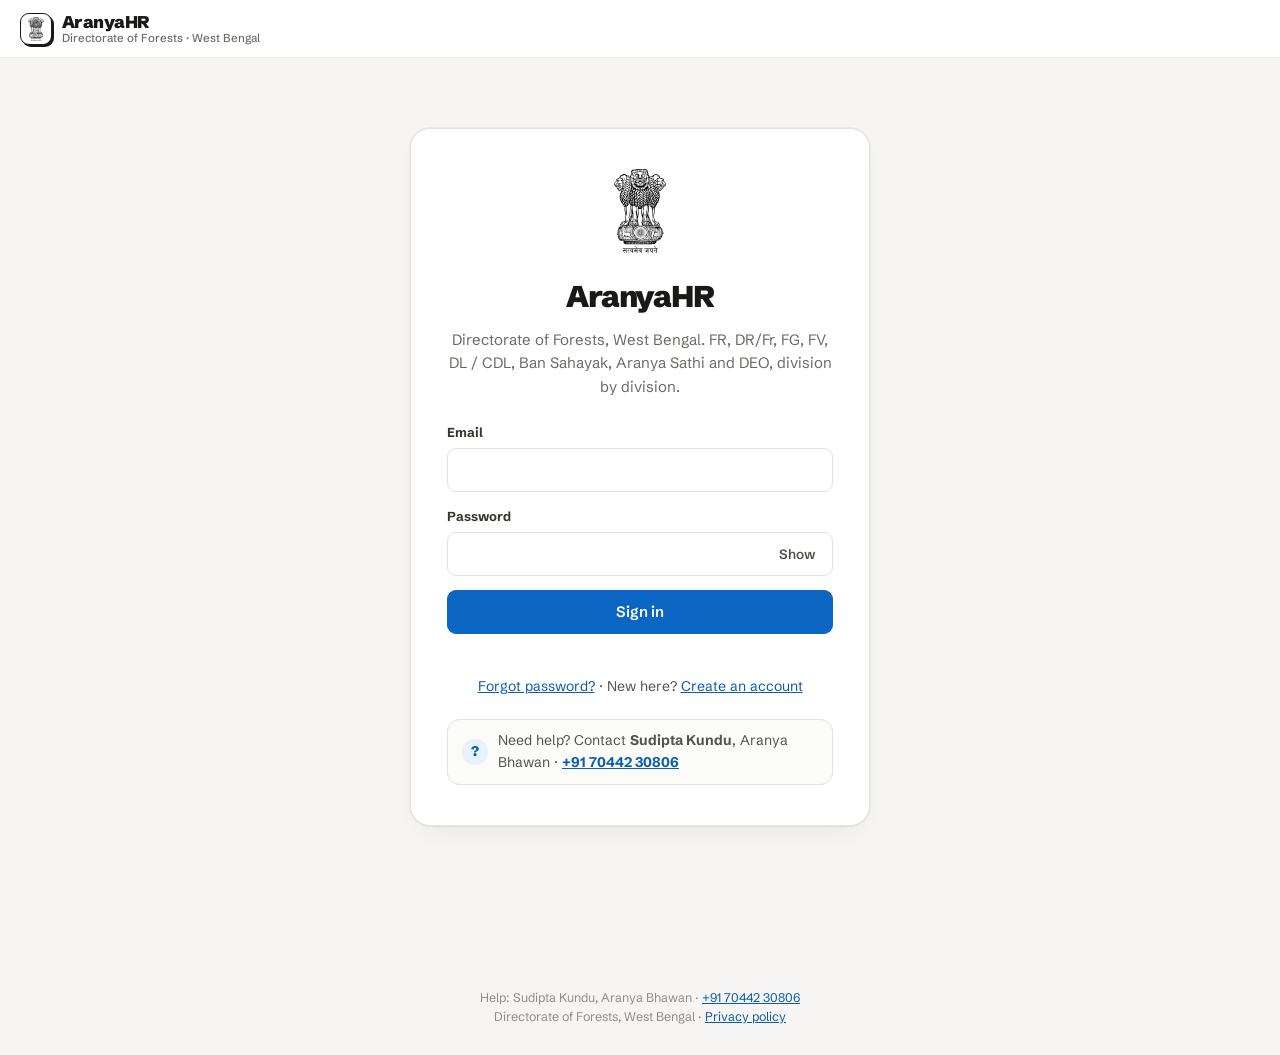
<file: docs/index.html>
<!doctype html>
<html lang="en">
<head>
<meta charset="utf-8">
<meta name="viewport" content="width=device-width, initial-scale=1">
<title>AranyaHR · Directorate of Forests</title>
<meta name="description" content="Directorate of Forests, West Bengal · FR, DR/Fr, FG, FV, DL / CDL, Ban Sahayak, Aranya Sathi and DEO, division by division">
<link rel="icon" href="assets/emblem.svg">
<link rel="preconnect" href="https://fonts.googleapis.com">
<link rel="preconnect" href="https://fonts.gstatic.com" crossorigin>
<link href="https://fonts.googleapis.com/css2?family=Schibsted+Grotesk:wght@400..900&display=swap" rel="stylesheet">
<link rel="stylesheet" href="css/app.css?v=20261030a">
<link rel="stylesheet" href="css/hr.css?v=20261030e">
</head>
<body>
<header id="hrTop" class="hr-top"></header>

<main id="app" aria-live="polite"></main>

<footer style="text-align:center;padding:0 16px 28px;font-size:12.5px;color:var(--text-faint)">Help: Sudipta Kundu, Aranya Bhawan · <a href="tel:+917044230806">+91 70442 30806</a><br>Directorate of Forests, West Bengal · <a href="privacy.html">Privacy policy</a></footer>

<div id="toast" class="toast" role="status"></div>

<script src="js/config.js?v=20261030a" defer></script>
<script src="js/api.js?v=20261030a" defer></script>
<script src="js/header.js?v=20261030e" defer></script>
<script src="js/download.js?v=20261030b" defer></script>
<script src="js/dash.js?v=20261102c" defer></script>
<script src="js/shell.js?v=20261102c" defer></script>
</body>
</html>
</file>
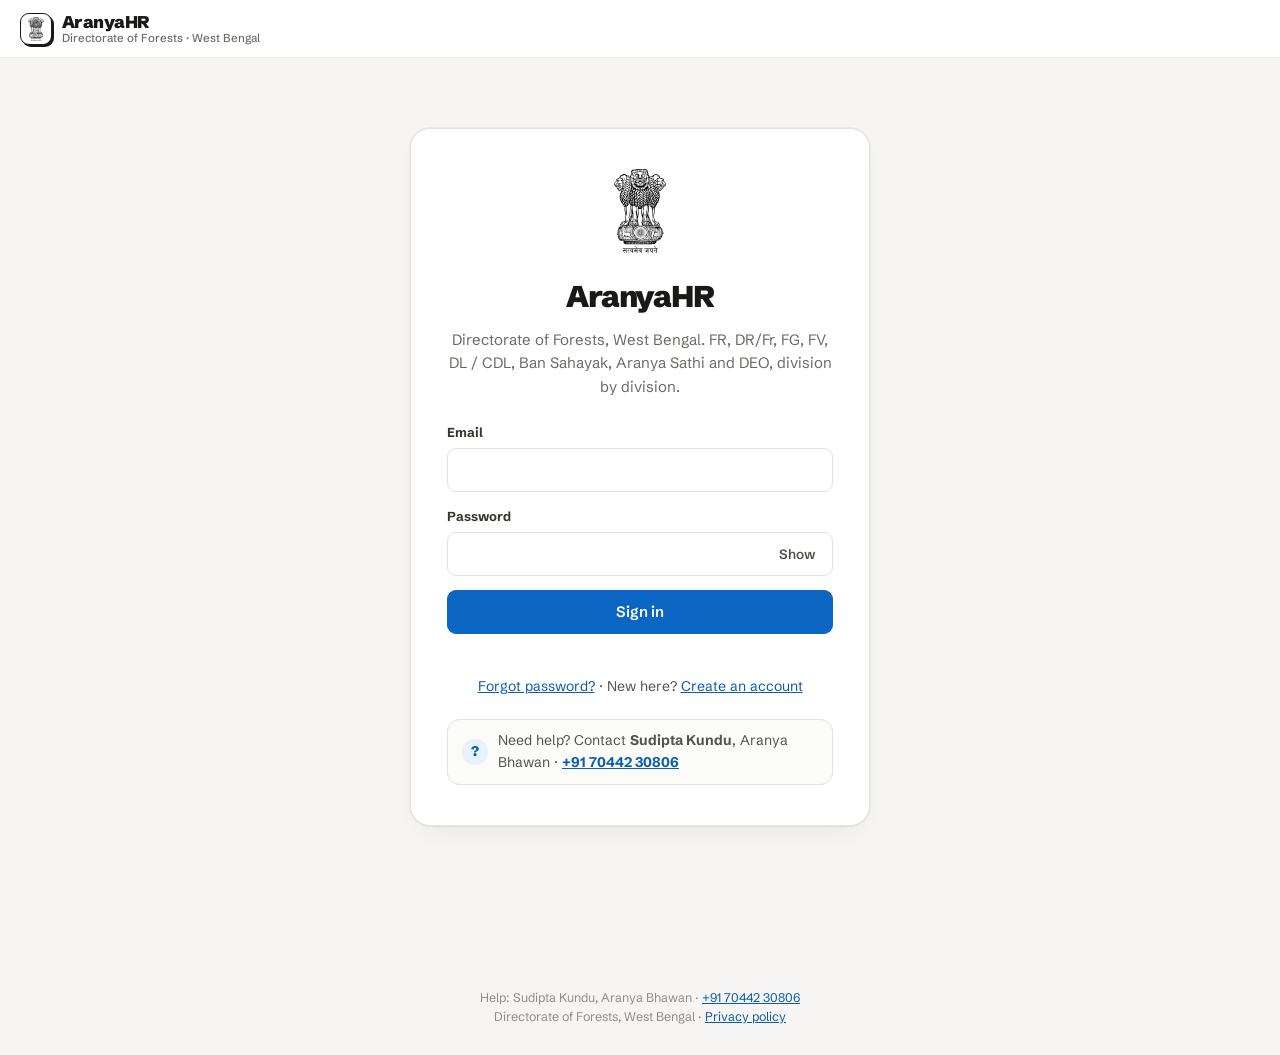
<file: docs/cdl.html>
<!doctype html>
<html lang="en">
<head>
<meta charset="utf-8">
<meta name="viewport" content="width=device-width, initial-scale=1">
<link rel="icon" href="assets/emblem.svg">
<link rel="preconnect" href="https://fonts.googleapis.com">
<link rel="preconnect" href="https://fonts.gstatic.com" crossorigin>
<link href="https://fonts.googleapis.com/css2?family=Schibsted+Grotesk:wght@400..900&display=swap" rel="stylesheet">
<title>DL / CDL, BS, Aranya Sathi, DEO · AranyaHR</title>
<meta name="description" content="Directorate of Forests, West Bengal · verify and update the details and duties of DLs / CDLs, Ban Sahayaks, Aranya Sathis and DEOs">
<link rel="stylesheet" href="css/cdl.css?v=20261030d">
<link rel="stylesheet" href="css/hr.css?v=20261030e">
</head>
<body>
<header id="hrTop" class="hr-top"></header>
<header class="topbar hr-sub"><div class="in">
  <div class="brand"><span id="setName">DL / CDL and Ban Sahayak</span><small>Details, duties and pay, checked by each division</small></div>
  <span class="demo-flag" id="flag" hidden>Demo · made-up names</span>
  <nav id="nav" class="nav"></nav>
  <span id="sync" class="sync" role="status" hidden></span>
  <span class="sp"></span>
  <button class="help-btn" data-act="help" aria-label="How it works">? <span class="hide-sm">How it works</span></button>
  <div id="who" class="who"></div>
</div></header>

<main id="app" aria-live="polite"></main>

<aside id="drawer" class="drawer" aria-hidden="true"></aside>
<div id="scrim" class="scrim"></div>
<div id="modal" class="modal-wrap"></div>
<div id="toast" class="toast" role="status"></div>

<footer class="foot">Directorate of Forests, West Bengal</footer>

<script src="js/config.js?v=20261030a" defer></script>
<script src="js/api.js?v=20261030a" data-module="cdl" defer></script>
<script src="js/header.js?v=20261030e" defer></script>
<script src="js/cdl/demo-data.js?v=20261030a" defer></script>
<script src="js/cdl/store.js?v=20261030d" defer></script>
<script src="js/cdl/dash.js?v=20261030d" defer></script>
<script src="js/cdl/app.js?v=20261030d" defer></script>
</body>
</html>
</file>
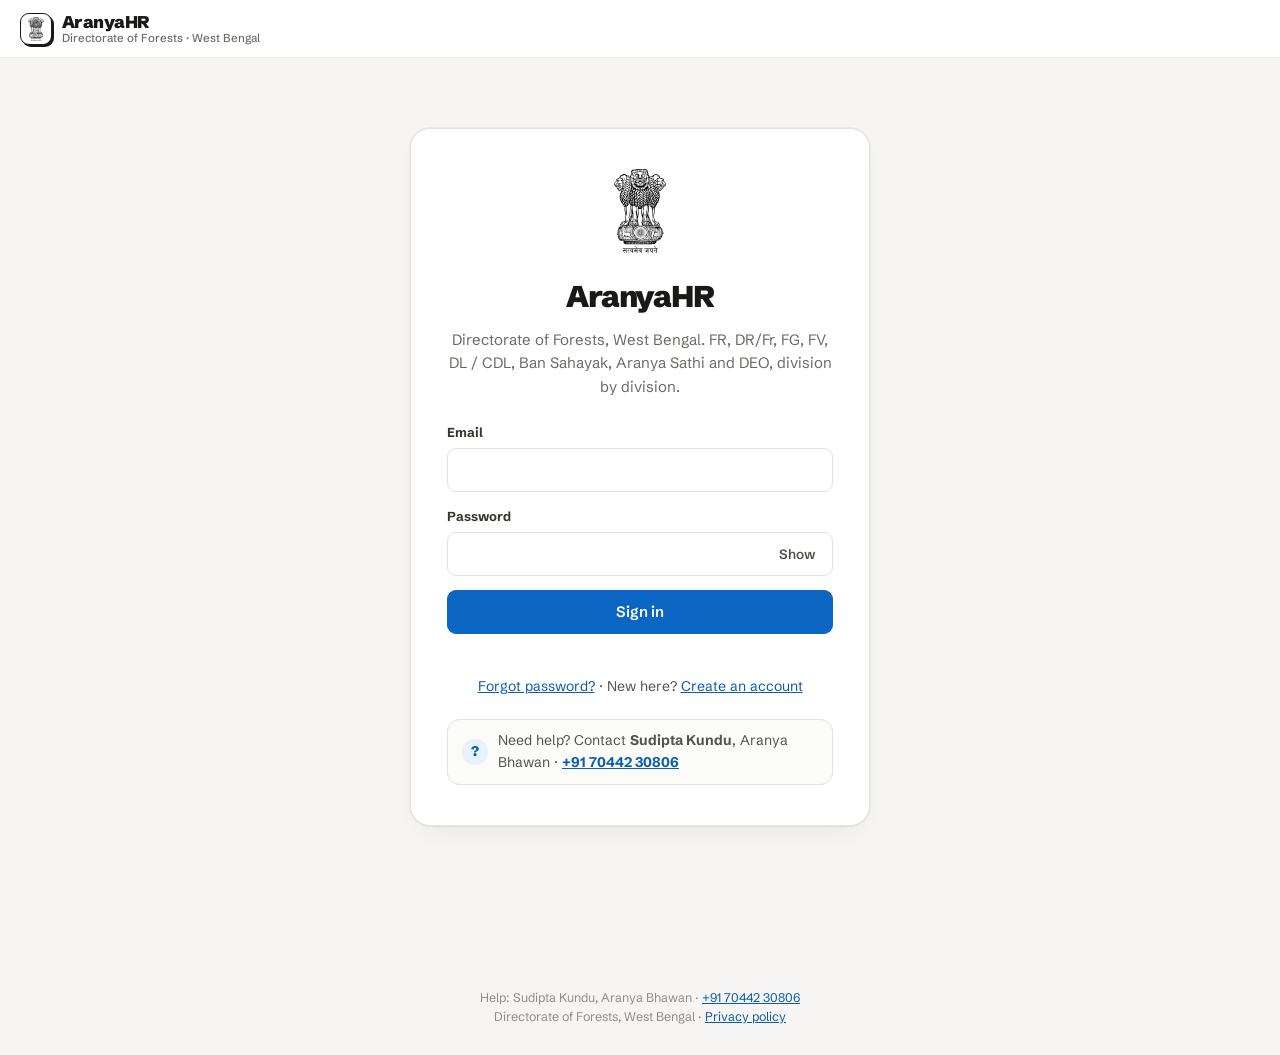
<file: docs/fv.html>
<!doctype html>
<html lang="en">
<head>
<meta charset="utf-8">
<meta name="viewport" content="width=device-width, initial-scale=1">
<link rel="icon" href="assets/emblem.svg">
<link rel="preconnect" href="https://fonts.googleapis.com">
<link rel="preconnect" href="https://fonts.gstatic.com" crossorigin>
<link href="https://fonts.googleapis.com/css2?family=Schibsted+Grotesk:wght@400..900&display=swap" rel="stylesheet">
<title>Forest Volunteers · AranyaHR</title>
<meta name="description" content="Directorate of Forests, West Bengal · list of Forest Volunteers engaged in each division">
<link rel="stylesheet" href="css/app.css?v=20261030a">
<link rel="stylesheet" href="css/fv.css?v=20261030c">
<link rel="stylesheet" href="css/hr.css?v=20261030e">
</head>
<body>
<header id="hrTop" class="hr-top"></header>
<header class="topbar hr-sub"><div class="in">
  <div class="brand">Forest Volunteers<small>Volunteers engaged by divisions</small></div>
  <span id="demoFlag" class="demo-flag hidden">Demo data</span>
  <span class="sp"></span>
  <button class="help-btn" data-help aria-label="Help">? <span class="hide-sm">Help</span></button>
  <div id="who" class="who"></div>
</div></header>

<main id="app" aria-live="polite"></main>

<footer style="text-align:center;padding:0 16px 28px;font-size:12.5px;color:var(--text-faint)">Help: Sudipta Kundu, Aranya Bhawan · <a href="tel:+917044230806">+91 70442 30806</a><br>Directorate of Forests, West Bengal · <a href="privacy.html">Privacy policy</a></footer>

<div id="toast" class="toast" role="status"></div>

<script src="js/config.js?v=20261030a" defer></script>
<script src="js/fv/demo.js?v=20261030c" defer></script>
<script src="js/api.js?v=20261030a" data-module="fv" defer></script>
<script src="js/header.js?v=20261030e" defer></script>
<script src="js/fv/app.js?v=20261030c" defer></script>
<script src="js/fv/dashboard.js?v=20261030c" defer></script>
</body>
</html>
</file>
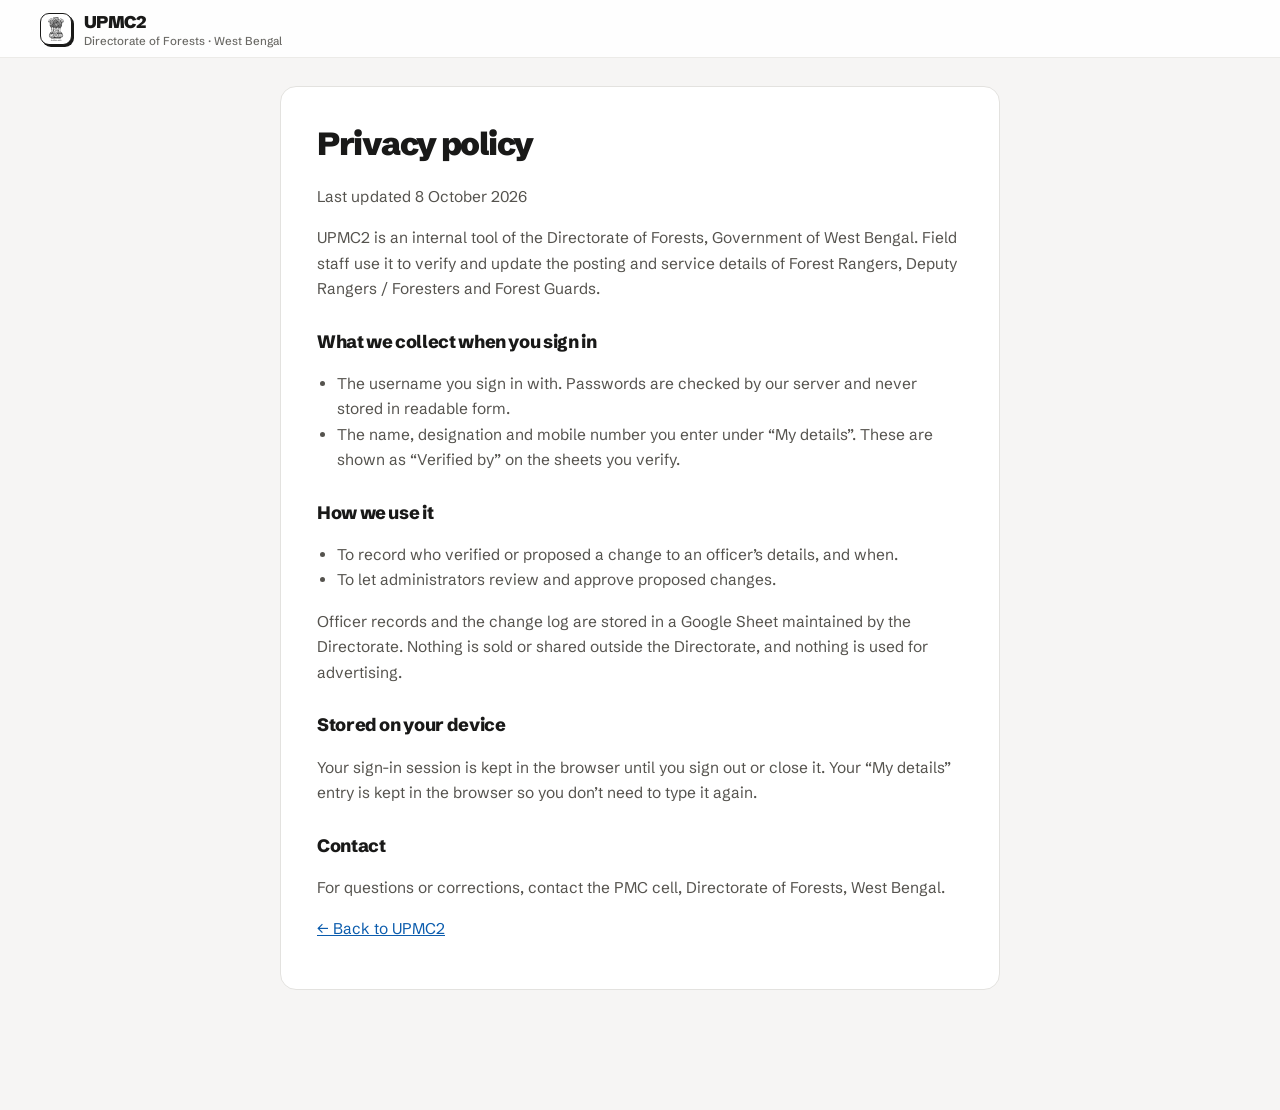
<file: docs/privacy.html>
<!doctype html>
<html lang="en">
<head>
<meta charset="utf-8">
<meta name="viewport" content="width=device-width, initial-scale=1">
<title>UPMC2 · Privacy policy</title>
<link rel="icon" href="assets/emblem.svg">
<link href="https://fonts.googleapis.com/css2?family=Schibsted+Grotesk:wght@400..900&display=swap" rel="stylesheet">
<link rel="stylesheet" href="css/app.css">
<style>
  .doc { max-width: 720px; margin: 0 auto; background: var(--surface); border: 1px solid var(--border); border-radius: var(--radius-16); padding: 32px 36px; }
  .doc h1 { font-size: 32px; font-weight: 900; letter-spacing: -0.04em; margin-bottom: 6px; }
  .doc h2 { font-size: 18px; font-weight: 800; margin: 26px 0 8px; }
  .doc p, .doc li { font-size: 15.5px; line-height: 1.65; color: var(--text-body); }
  .doc ul { padding-left: 20px; }
</style>
</head>
<body>
<header class="topbar"><div class="in">
  <a href="./" class="mark" aria-label="Home"><img src="assets/emblem.svg" alt=""></a>
  <div class="brand">UPMC2<small>Directorate of Forests · West Bengal</small></div>
</div></header>
<main>
<article class="doc">
  <h1>Privacy policy</h1>
  <p class="faint">Last updated 8 October 2026</p>

  <p>UPMC2 is an internal tool of the Directorate of Forests, Government of West Bengal. Field staff use it to verify and update the posting and service details of Forest Rangers, Deputy Rangers / Foresters and Forest Guards.</p>

  <h2>What we collect when you sign in</h2>
  <ul>
    <li>The username you sign in with. Passwords are checked by our server and never stored in readable form.</li>
    <li>The name, designation and mobile number you enter under “My details”. These are shown as “Verified by” on the sheets you verify.</li>
  </ul>

  <h2>How we use it</h2>
  <ul>
    <li>To record who verified or proposed a change to an officer’s details, and when.</li>
    <li>To let administrators review and approve proposed changes.</li>
  </ul>
  <p>Officer records and the change log are stored in a Google Sheet maintained by the Directorate. Nothing is sold or shared outside the Directorate, and nothing is used for advertising.</p>

  <h2>Stored on your device</h2>
  <p>Your sign-in session is kept in the browser until you sign out or close it. Your “My details” entry is kept in the browser so you don’t need to type it again.</p>

  <h2>Contact</h2>
  <p>For questions or corrections, contact the PMC cell, Directorate of Forests, West Bengal.</p>
  <p><a href="./">← Back to UPMC2</a></p>
</article>
</main>
</body>
</html>
</file>
<file: docs/css/app.css>
/* UPMC2 — built on the Acads-Notion design system tokens */
:root {
  --ink: #191918; --ink-soft: #2a2926; --text-strong: #37352f; --text-body: #55534e; --text-subtle: #6b6a66; --text-faint: #8f8d88;
  --surface: #ffffff; --surface-inset: #fbfbfa; --surface-sidebar: #f8f8f7; --surface-muted: #f6f5f4; --surface-hover: #f3f2f0; --surface-sunken: #f1f0ee;
  --track: #efeeec; --line: #ecebe8; --border: #e3e2df; --border-strong: #c9c7c2; --border-hover: #9d9b96;
  --primary: #0b66c3; --primary-hover: #0a579f; --on-primary: #ffffff; --primary-soft: #e8f1fc; --primary-soft-hover: #d8e8fa;
  --link: #0b5cad; --link-hover: #08467f;
  --prelims-soft: #dff3e2; --prelims: #2f9e44; --prelims-ink: #1d6b31; --prelims-tint: #eef8f0;
  --mains-soft: #dfeafb; --mains: #2f6fdb; --mains-ink: #1f4f9e;
  --optional-soft: #fcebd9; --optional: #d9731a; --optional-ink: #8a4510; --optional-tint: #fdf1e5; --optional-edge: #f3d2b3;
  --ifos-soft: #dcefea; --ifos: #1f8a70; --ifos-ink: #155e4d;
  --interview-soft: #efe6fb; --interview: #7c4ddb; --interview-ink: #51308f; --interview-tint: #f3edfc;
  --danger: #c2410c; --danger-ink: #9a3412;
  --radius-4: 4px; --radius-7: 7px; --radius-9: 9px; --radius-12: 12px; --radius-14: 14px; --radius-16: 16px; --radius-20: 20px; --radius-pill: 999px;
  --shadow-offset-sm: 2px 2px 0 #191918;
  --shadow-ring: 0 0 0 1px rgba(25,25,24,0.05);
  --shadow-card: 0 0 0 1px rgba(25,25,24,0.05), 0 12px 30px -16px rgba(25,25,24,0.12);
  --shadow-window: 0 30px 80px -20px rgba(25,25,24,0.18), 0 8px 20px -8px rgba(25,25,24,0.08), 0 1px 2px rgba(25,25,24,0.05);
  --tap: 44px; --container: 1240px; --header-h: 58px;
  --ease: cubic-bezier(.2,.8,.2,1);
  --sans: "Schibsted Grotesk", "Helvetica Neue", Helvetica, sans-serif;
}
* { box-sizing: border-box; }
html { -webkit-text-size-adjust: 100%; }
body { margin: 0; font-family: var(--sans); font-size: 15px; line-height: 1.55; color: var(--text-body); background: var(--surface-muted); }
button, input, select, textarea { font: inherit; color: inherit; }
a { color: var(--link); }
a:hover { color: var(--link-hover); }
:focus-visible { outline: 2px solid var(--primary); outline-offset: 2px; }
h1, h2, h3, h4 { color: var(--ink); margin: 0; letter-spacing: -0.02em; }
.num { font-variant-numeric: tabular-nums; }
.muted { color: var(--text-subtle); }
.faint { color: var(--text-faint); font-size: 12.5px; }
.hidden { display: none !important; }

/* ---------- header ---------- */
.topbar { position: sticky; top: 0; z-index: 20; height: var(--header-h); background: rgba(255,255,255,0.88); backdrop-filter: saturate(1.4) blur(10px);
  border-bottom: 1px solid var(--line); }
.topbar .in { max-width: var(--container); margin: 0 auto; height: 100%; padding: 0 20px; display: flex; align-items: center; gap: 12px; }
.mark { width: 32px; height: 32px; border-radius: var(--radius-9); border: 1.5px solid var(--ink); box-shadow: var(--shadow-offset-sm);
  background: #fff; display: grid; place-items: center; overflow: hidden; }
.mark img { height: 24px; }
.brand { font-weight: 900; color: var(--ink); letter-spacing: -0.03em; font-size: 17px; }
.brand small { display: block; font-weight: 500; font-size: 11.5px; color: var(--text-subtle); letter-spacing: 0; line-height: 1.1; }
.topbar .sp { flex: 1; }
.who { display: flex; align-items: center; gap: 8px; font-size: 13px; color: var(--text-subtle); position: relative; }
.menu-btn { display: flex; align-items: center; gap: 8px; border: 1px solid var(--border); background: var(--surface); border-radius: var(--radius-pill);
  padding: 3px 12px 3px 3px; min-height: 38px; cursor: pointer; font-weight: 600; color: var(--text-strong); }
.menu-btn:hover { border-color: var(--border-hover); }
.menu { position: absolute; right: 0; top: calc(100% + 8px); background: var(--surface); border: 1px solid var(--border); border-radius: var(--radius-12);
  box-shadow: var(--shadow-card); min-width: 220px; padding: 6px; z-index: 30; display: grid; }
.menu-who { padding: 8px 10px 10px; border-bottom: 1px solid var(--line); margin-bottom: 4px; display: grid; }
.menu-who b { color: var(--ink); } .menu-who span { font-size: 12px; color: var(--text-subtle); word-break: break-all; }
.menu a, .menu button { text-align: left; border: 0; background: none; padding: 10px; border-radius: var(--radius-7); font-weight: 600; color: var(--text-strong);
  text-decoration: none; cursor: pointer; min-height: 40px; font-size: 14px; }
.menu a:hover, .menu button:hover { background: var(--surface-hover); }
.who .av { width: 30px; height: 30px; border-radius: 50%; background: var(--surface-sunken); color: var(--ink); display: grid; place-items: center; font-weight: 700; font-size: 12px; }
.demo-flag { font-size: 12px; font-weight: 700; color: var(--optional-ink); background: var(--optional-tint); border: 1px solid var(--optional-edge); padding: 3px 9px; border-radius: var(--radius-pill); }

main { max-width: var(--container); margin: 0 auto; padding: 28px 20px 120px; }

/* ---------- buttons ---------- */
.btn { min-height: var(--tap); padding: 0 18px; border-radius: var(--radius-9); border: 1px solid var(--border); background: var(--surface);
  color: var(--ink); font-weight: 600; font-size: 15px; display: inline-flex; align-items: center; justify-content: center; gap: 8px; cursor: pointer;
  transition: background .2s, border-color .2s, transform .1s; text-decoration: none; white-space: nowrap; }
.btn:hover { border-color: var(--border-hover); background: var(--surface-inset); }
.btn:active { transform: translateY(1px); }
.btn:disabled { opacity: .5; cursor: default; }
.btn.primary { background: var(--primary); border-color: var(--primary); color: var(--on-primary); }
.btn.primary:hover { background: var(--primary-hover); }
.btn.soft { background: var(--primary-soft); border-color: transparent; color: var(--link); }
.btn.soft:hover { background: var(--primary-soft-hover); }
.btn.good { background: var(--prelims-ink); border-color: var(--prelims-ink); color: #fff; }
.btn.good:hover { background: #175a29; }
.btn.ghost { border-color: transparent; background: transparent; color: var(--text-body); }
.btn.ghost:hover { background: var(--surface-hover); }
.btn.sm { min-height: 36px; padding: 0 12px; font-size: 13.5px; }
.btn svg { width: 18px; height: 18px; stroke: currentColor; fill: none; stroke-width: 2; stroke-linecap: round; stroke-linejoin: round; }

/* ---------- page heads ---------- */
.crumbs { display: flex; gap: 6px; align-items: center; font-size: 13.5px; color: var(--text-subtle); margin-bottom: 10px; flex-wrap: wrap; }
.crumbs a { text-decoration: none; color: var(--link); font-weight: 600; }
.crumbs .sep { color: var(--text-faint); }
.page-title { font-size: clamp(28px, 4vw, 40px); font-weight: 900; letter-spacing: -0.04em; line-height: 1.08; }
.page-sub { margin: 8px 0 0; font-size: 16px; max-width: 580px; }
.head { display: flex; align-items: flex-end; gap: 16px; flex-wrap: wrap; margin-bottom: 24px; }
.head .sp { flex: 1; }

/* ---------- sign in ---------- */
.signin { min-height: calc(100vh - var(--header-h) - 60px); display: grid; place-items: center; }
.signin .card { background: var(--surface); border: 1px solid var(--border); border-radius: var(--radius-20); box-shadow: var(--shadow-card);
  padding: 40px 36px; max-width: 460px; width: 100%; text-align: center; }
.signin img.emb { height: 84px; margin-bottom: 14px; }
.signin h1 { font-size: 30px; font-weight: 900; letter-spacing: -0.04em; }
.signin p { margin: 8px 0 24px; }
.signin .gbtn { display: flex; justify-content: center; min-height: 44px; }
.signin .or { margin: 18px 0 12px; font-size: 12.5px; color: var(--text-faint); }

/* ---------- tiles (circles / divisions) ---------- */
.tiles { display: grid; grid-template-columns: repeat(auto-fill, minmax(230px, 1fr)); gap: 16px; }
.tile { background: var(--surface); border: 1px solid var(--border); border-radius: var(--radius-14); padding: 18px; cursor: pointer; text-align: left;
  display: flex; align-items: center; gap: 14px; min-height: 92px; transition: border-color .2s, box-shadow .2s, transform .2s; animation: up .45s var(--ease) both; }
.tile:hover { border-color: var(--border-hover); box-shadow: var(--shadow-card); transform: translateY(-1px); }
.tile .t { flex: 1; min-width: 0; }
.tile b { display: block; color: var(--ink); font-size: 18px; font-weight: 800; letter-spacing: -0.02em; line-height: 1.2; }
.tile span { font-size: 13px; color: var(--text-subtle); }
.tile.empty { opacity: .55; }
.ring { --p: 0; width: 52px; height: 52px; border-radius: 50%; flex: none; display: grid; place-items: center;
  background: conic-gradient(var(--prelims) calc(var(--p) * 1%), var(--track) 0); }
.ring i { width: 40px; height: 40px; border-radius: 50%; background: var(--surface); display: grid; place-items: center; font-style: normal;
  font-size: 12px; font-weight: 700; color: var(--prelims-ink); font-variant-numeric: tabular-nums; }

/* ---------- division page ---------- */
.progress { background: var(--surface); border: 1px solid var(--border); border-radius: var(--radius-14); padding: 16px 18px; display: flex; gap: 20px; align-items: center; flex-wrap: wrap; margin-bottom: 16px; }
.progress .bar { flex: 1; min-width: 200px; height: 10px; background: var(--track); border-radius: var(--radius-pill); overflow: hidden; display: flex; }
.progress .bar i { display: block; height: 100%; transition: width .5s var(--ease); }
.progress .bar i.v { background: var(--prelims); } .progress .bar i.p { background: var(--interview); } .progress .bar i.h { background: #8fd19e; }
.progress .big { font-size: 26px; font-weight: 800; color: var(--ink); letter-spacing: -0.03em; font-variant-numeric: tabular-nums; }
.legend { display: flex; gap: 14px; flex-wrap: wrap; font-size: 13px; }
.legend span::before { content: ""; display: inline-block; width: 8px; height: 8px; border-radius: 50%; margin-right: 6px; vertical-align: 1px; background: var(--c); }

.toolbar { display: flex; gap: 10px; flex-wrap: wrap; align-items: center; margin-bottom: 18px; }
.chips { display: flex; gap: 6px; flex-wrap: wrap; }
.chip { min-height: 38px; padding: 0 14px; border-radius: var(--radius-pill); border: 1px solid var(--border); background: var(--surface); cursor: pointer; font-weight: 600; font-size: 13.5px; color: var(--text-strong); }
.chip:hover { border-color: var(--border-hover); }
.chip.on { background: var(--ink); border-color: var(--ink); color: #fff; }
.chip .n { margin-left: 6px; font-weight: 500; opacity: .7; font-variant-numeric: tabular-nums; }
.search { position: relative; margin-left: auto; }
.search input { min-height: 40px; width: 260px; border: 1px solid var(--border); border-radius: var(--radius-pill); padding: 0 14px 0 38px; background: var(--surface); }
.search svg { position: absolute; left: 13px; top: 11px; width: 18px; height: 18px; stroke: var(--text-subtle); fill: none; stroke-width: 2; stroke-linecap: round; }

.group-h { display: flex; align-items: baseline; gap: 10px; margin: 26px 0 12px; }
.group-h h3 { font-size: 18px; font-weight: 800; }
.group-h span { font-size: 13px; color: var(--text-subtle); }
.cards { display: grid; grid-template-columns: repeat(auto-fill, minmax(260px, 1fr)); gap: 14px; }
.ocard { background: var(--surface); border: 1px solid var(--border); border-radius: var(--radius-14); padding: 16px; cursor: pointer; text-align: left;
  display: flex; flex-direction: column; gap: 12px; position: relative; transition: border-color .2s, box-shadow .2s, transform .2s; animation: up .45s var(--ease) both; }
.ocard:hover { border-color: var(--border-hover); box-shadow: var(--shadow-card); transform: translateY(-1px); }
.ocard .top { display: flex; gap: 12px; align-items: center; padding-right: 40px; }
.ocard .dl { position: absolute; top: 12px; right: 12px; width: 38px; height: 38px; border-radius: var(--radius-9); border: 1px solid var(--border);
  background: var(--surface); display: grid; place-items: center; cursor: pointer; color: var(--text-body); transition: background .2s, border-color .2s, color .2s; }
.ocard .dl:hover { background: var(--primary-soft); border-color: transparent; color: var(--link); }
.ocard .dl svg { width: 18px; height: 18px; stroke: currentColor; fill: none; stroke-width: 2; stroke-linecap: round; stroke-linejoin: round; }
.initials { width: 46px; height: 46px; border-radius: 50%; flex: none; display: grid; place-items: center; font-weight: 800; font-size: 16px; letter-spacing: -0.02em; }
.initials.FR { background: var(--mains-soft); color: var(--mains-ink); }
.initials.DFR { background: var(--ifos-soft); color: var(--ifos-ink); }
.initials.FG { background: var(--surface-sunken); color: var(--ink); }
.ocard .nm { color: var(--ink); font-weight: 800; font-size: 16px; line-height: 1.25; letter-spacing: -0.015em; }
.ocard .id { font-size: 13px; color: var(--text-subtle); font-variant-numeric: tabular-nums; }
.ocard .meta { font-size: 13px; color: var(--text-body); min-height: 20px; }
.ocard .foot { display: flex; gap: 6px; flex-wrap: wrap; align-items: center; }
.ocard.flash { animation: flash 1.4s var(--ease); }
.ocard.next { box-shadow: 0 0 0 2px var(--primary); }

.pill { display: inline-flex; align-items: center; gap: 6px; padding: 3px 10px; border-radius: var(--radius-pill); font-size: 12.5px; font-weight: 700; white-space: nowrap; }
.pill::before { content: ""; width: 7px; height: 7px; border-radius: 50%; background: currentColor; }
.pill.verified { background: var(--prelims-soft); color: var(--prelims-ink); }
.pill.partial { background: var(--mains-soft); color: var(--mains-ink); }
.pill.pending { background: var(--interview-soft); color: var(--interview-ink); }
.pill.unverified { background: var(--surface-sunken); color: var(--text-subtle); }
.pill.attn { background: var(--optional-tint); color: var(--optional-ink); }
.tag { display: inline-block; padding: 2px 7px; border-radius: var(--radius-4); font-size: 11.5px; font-weight: 700; background: var(--surface-sunken); color: var(--text-strong); }

.empty-state { text-align: center; padding: 56px 20px; color: var(--text-subtle); background: var(--surface); border: 1px dashed var(--border-strong); border-radius: var(--radius-14); }
.empty-state b { display: block; color: var(--ink); font-size: 17px; margin-bottom: 4px; }

/* ---------- profile dialog ---------- */
.scrim { position: fixed; inset: 0; background: rgba(25,25,24,.38); z-index: 40; display: flex; align-items: flex-start; justify-content: center;
  padding: 28px 16px; overflow: auto; opacity: 0; transition: opacity .25s; }
.scrim.on { opacity: 1; }
.dialog { background: var(--surface); border-radius: var(--radius-20); box-shadow: var(--shadow-window); width: 100%; max-width: 860px; overflow: hidden;
  display: flex; flex-direction: column; max-height: calc(100vh - 56px);
  transform: translateY(16px) scale(.98); transition: transform .3s var(--ease); }
.scrim.on .dialog { transform: none; }
.dialog .dhead { padding: 24px 26px 18px; display: flex; gap: 16px; align-items: flex-start; border-bottom: 1px solid var(--line); }
.dialog .dhead .initials { width: 64px; height: 64px; font-size: 22px; }
.dialog .dhead h2 { font-size: 26px; font-weight: 900; letter-spacing: -0.035em; line-height: 1.1; }
.dialog .dhead .sub { margin-top: 6px; font-size: 14px; color: var(--text-subtle); }
.dialog .dhead .sub b { color: var(--text-strong); }
.dialog .dhead .pills { margin-top: 10px; display: flex; gap: 6px; flex-wrap: wrap; }
.dialog .x { margin-left: auto; width: 40px; height: 40px; border-radius: var(--radius-9); border: 1px solid var(--border); background: var(--surface); cursor: pointer; font-size: 20px; color: var(--text-body); flex: none; }
.dialog .dbody { padding: 6px 26px 24px; overflow: auto; flex: 1; overscroll-behavior: contain; }
.summary { display: grid; grid-template-columns: repeat(4, 1fr); gap: 10px; margin: 18px 0 6px; }
.summary div { background: var(--surface-muted); border-radius: var(--radius-12); padding: 12px 14px; }
.summary b { display: block; font-size: 22px; font-weight: 800; color: var(--ink); letter-spacing: -0.03em; font-variant-numeric: tabular-nums; }
.summary span { font-size: 12.5px; color: var(--text-subtle); }
.summary .warn { background: var(--optional-tint); } .summary .warn b { color: var(--optional-ink); }
.notice { margin-top: 14px; padding: 12px 14px; border-radius: var(--radius-12); font-size: 14px; }
.notice.attn { background: var(--optional-tint); color: var(--optional-ink); border: 1px solid var(--optional-edge); }
.notice.pend { background: var(--interview-tint); color: var(--interview-ink); }
.notice.info { background: var(--primary-soft); color: var(--link); }
.sec { margin-top: 22px; }
.sec-h { display: flex; flex-wrap: wrap; align-items: center; gap: 8px; min-height: 40px; padding-bottom: 6px; border-bottom: 1px solid var(--line); margin-bottom: 4px; }
.sec-h h3 { font-size: 15px; font-weight: 800; color: var(--ink); margin: 0; letter-spacing: -0.01em; }
.sec-h .sp { flex: 1; }
.sec-edit { color: var(--link); }
.sec-edit:hover { background: var(--primary-soft); }
.editing-tag { font-size: 12.5px; font-weight: 700; color: var(--link); background: var(--primary-soft); padding: 4px 10px; border-radius: var(--radius-pill); }
.done-tag { display: inline-flex; align-items: center; gap: 4px; font-size: 12px; font-weight: 700; color: var(--prelims-ink); background: var(--prelims-soft); padding: 3px 9px; border-radius: var(--radius-pill); }
.done-tag svg { width: 13px; height: 13px; }
.btn.sec-ver { border-color: var(--prelims); color: var(--prelims-ink); background: var(--surface); }
.btn.sec-ver:hover { background: var(--prelims-tint); }
.vmenu-wrap { position: relative; }
.vmenu { position: absolute; right: 0; bottom: calc(100% + 8px); width: min(400px, calc(100vw - 32px)); background: var(--surface); border: 1px solid var(--border); border-radius: var(--radius-12);
  box-shadow: 0 10px 30px rgba(25,25,24,.14); padding: 6px; z-index: 5; }
.vmenu[hidden] { display: none; }
.vmenu button { display: flex; gap: 12px; align-items: flex-start; width: 100%; text-align: left; background: none; border: 0; border-radius: var(--radius-9); padding: 10px 12px; cursor: pointer; font: inherit; color: var(--ink); }
.vmenu button:hover:not(:disabled) { background: var(--surface-sunken); }
.vmenu button:disabled { opacity: .55; cursor: default; }
.vmenu b { display: block; font-size: 14px; } .vmenu small { display: block; font-size: 12.5px; color: var(--text-subtle); margin-top: 2px; line-height: 1.4; }
.vmenu .vi { flex: none; width: 22px; height: 22px; display: grid; place-items: center; margin-top: 1px; }
.vmenu .vi .tick { margin: 0; width: 22px; height: 22px; }
.vmenu .vi svg { width: 20px; height: 20px; }
.caret { font-size: 11px; margin-left: 2px; }
.urgent-tag { font-size: 12px; font-weight: 700; color: var(--optional-ink); background: var(--optional-soft); padding: 3px 9px; border-radius: var(--radius-pill); }
.sec.urgent { background: var(--surface-inset); border: 1.5px solid var(--optional-edge); border-radius: var(--radius-14); padding: 6px 16px 10px; margin-top: 18px; }
.sec.urgent .sec-h { border-bottom-color: var(--optional-edge); }
.sec.urgent .summary { margin-top: 12px; }
.sec.urgent .notice { margin-top: 12px; }
.sec.editing { box-shadow: 0 0 0 3px var(--primary-soft); }
.sec.urgent.editing { border-color: var(--primary); }
.tick { width: 20px; height: 20px; color: var(--mains); vertical-align: -3px; margin-left: 5px; flex: none; }
.dialog .dhead h2 .tick { width: 24px; height: 24px; vertical-align: -3px; }
.bio { display: grid; grid-template-columns: 1fr 1fr; column-gap: 26px; }
.bio .row { display: grid; grid-template-columns: 170px 1fr; gap: 10px; padding: 9px 0; border-bottom: 1px solid var(--line); align-items: center; min-height: 44px; }
.bio .row.full { grid-column: 1 / -1; grid-template-columns: 170px 1fr; }
.bio .k { font-size: 13px; color: var(--text-subtle); }
.bio .v { font-size: 14.5px; color: var(--ink); font-weight: 600; word-break: break-word; }
.bio .v.empty { color: var(--text-faint); font-weight: 400; font-style: italic; }
.bio .v .was { display: block; font-size: 12px; font-weight: 500; color: var(--text-faint); text-decoration: line-through; }
.bio .v .pa { display: block; font-size: 12px; font-weight: 600; color: var(--interview-ink); margin-top: 2px; }
.bio input, .bio select, .bio textarea { width: 100%; min-height: var(--tap); border: 1.5px solid var(--border); border-radius: var(--radius-9); padding: 0 12px; background: var(--surface); font-size: 15px; color: var(--ink); }
.bio textarea { padding: 10px 12px; min-height: 80px; resize: vertical; }
.bio input:focus, .bio select:focus, .bio textarea:focus { border-color: var(--primary); outline: none; box-shadow: 0 0 0 3px var(--primary-soft); }
.bio .row.chg input, .bio .row.chg select, .bio .row.chg textarea { background: #fffbea; border-color: #e9c46a; }
.dfoot { flex: none; background: var(--surface); border-top: 1px solid var(--line); padding: 14px 26px; display: flex; gap: 10px; flex-wrap: wrap; align-items: center; }
.dfoot .sp { flex: 1; }
.dfoot .ask { font-weight: 700; color: var(--ink); font-size: 15px; }

/* ---------- toast & overlay ---------- */
.toast { position: fixed; left: 50%; bottom: 24px; transform: translate(-50%, 160%); background: var(--ink); color: #fff; padding: 12px 18px; border-radius: var(--radius-12);
  z-index: 60; transition: transform .35s var(--ease), opacity .35s; font-weight: 600; max-width: calc(100vw - 32px); box-shadow: var(--shadow-window); opacity: 0; pointer-events: none; }
.toast.on { transform: translate(-50%, 0); opacity: 1; }
.toast.err { background: var(--danger-ink); }
.busy { position: fixed; inset: 0; z-index: 70; background: rgba(255,255,255,.75); display: grid; place-items: center; }
.busy .box { background: var(--surface); border: 1px solid var(--border); border-radius: var(--radius-16); padding: 8px 26px 22px; box-shadow: var(--shadow-card); width: min(420px, calc(100vw - 32px)); text-align: center; }
.busy .box .loader { margin: 0; padding: 18px 0 6px; border: 0; background: none; }
.busy .box b { color: var(--ink); display: block; margin-bottom: 10px; }
.busy .track { height: 8px; background: var(--track); border-radius: var(--radius-pill); overflow: hidden; }
.busy .track i { display: block; height: 100%; width: 0; background: var(--primary); transition: width .2s; }
.spinner { width: 28px; height: 28px; border: 3px solid var(--track); border-top-color: var(--primary); border-radius: 50%; animation: spin .8s linear infinite; margin: 0 auto 10px; }
.skeleton { height: 92px; border-radius: var(--radius-14); background: linear-gradient(90deg, var(--surface-sunken), var(--surface-inset), var(--surface-sunken)); background-size: 200% 100%; animation: sh 1.2s infinite; }

/* ---------- forms (operator profile) ---------- */
.form { display: grid; gap: 14px; margin-top: 18px; text-align: left; }
.form label { font-size: 13px; font-weight: 700; color: var(--text-strong); display: grid; gap: 6px; }
.form input { min-height: var(--tap); border: 1.5px solid var(--border); border-radius: var(--radius-9); padding: 0 12px; font-size: 15px; }
.form .pw { position: relative; display: block; }
.form .pw input { width: 100%; padding-right: 70px; }
.form .pw .btn { position: absolute; right: 4px; top: 4px; }
.form input:focus { border-color: var(--primary); outline: none; box-shadow: 0 0 0 3px var(--primary-soft); }

/* ---------- admin ---------- */
.kpis { display: grid; grid-template-columns: repeat(auto-fit, minmax(170px, 1fr)); gap: 12px; margin-bottom: 18px; }
.kpi { background: var(--surface); border: 1px solid var(--border); border-radius: var(--radius-14); padding: 14px 16px; }
.kpi span { font-size: 12.5px; color: var(--text-subtle); font-weight: 600; }
.kpi b { display: block; font-size: 28px; font-weight: 900; letter-spacing: -0.04em; color: var(--ink); font-variant-numeric: tabular-nums; }
.subm { background: var(--surface); border: 1px solid var(--border); border-radius: var(--radius-14); margin-bottom: 12px; overflow: hidden; }
.subm .sh { display: flex; gap: 12px; align-items: center; padding: 12px 16px; border-bottom: 1px solid var(--line); flex-wrap: wrap; background: var(--surface-inset); }
.subm table { width: 100%; border-collapse: collapse; font-size: 14px; }
.subm td, .subm th { padding: 10px 16px; border-top: 1px solid var(--line); text-align: left; vertical-align: top; }
.subm th { font-size: 12px; color: var(--text-subtle); font-weight: 700; background: var(--surface); }
.old { color: var(--danger-ink); text-decoration: line-through; } .new { color: var(--prelims-ink); font-weight: 700; }
.conflict { color: var(--danger-ink); font-size: 12.5px; font-weight: 600; margin-top: 4px; }
input[type=checkbox] { width: 18px; height: 18px; accent-color: var(--primary); }

@keyframes up { from { opacity: 0; transform: translateY(8px); } to { opacity: 1; transform: none; } }
@keyframes flash { 0% { box-shadow: 0 0 0 3px var(--prelims); } 100% { box-shadow: 0 0 0 0 transparent; } }
@keyframes spin { to { transform: rotate(360deg); } }
@keyframes sh { to { background-position: -200% 0; } }
@media (prefers-reduced-motion: reduce) { *, *::before, *::after { animation: none !important; transition: none !important; } }

@media (max-width: 720px) {
  main { padding: 18px 14px 120px; }
  .search { margin-left: 0; width: 100%; } .search input { width: 100%; }
  .bio { grid-template-columns: 1fr; } .bio .row, .bio .row.full { grid-template-columns: 1fr; gap: 4px; }
  .summary { grid-template-columns: 1fr 1fr; }
  .scrim { padding: 0; } .dialog { border-radius: 0; height: 100vh; max-height: 100vh; }
  .dfoot .btn { flex: 1; } .dfoot .vmenu-wrap { flex: 1; } .dfoot .vmenu-wrap > .btn { width: 100%; }
  .brand small { display: none; }
  .topbar .in { padding: 0 12px; gap: 8px; }
  .menu-btn { padding: 3px 8px 3px 3px; }
  .demo-flag { font-size: 11px; padding: 2px 7px; }
  .head .btn { width: 100%; }
}

@media (max-width: 720px) { .hide-sm { display: none !important; } .sec-h .sec-ver { order: 9; flex: 1 0 100%; justify-content: center; } }

/* ---------- loading animation ---------- */
.loader { text-align: center; padding: 30px 20px 26px; margin-bottom: 18px; background: var(--surface); border: 1px solid var(--border); border-radius: var(--radius-16);
  animation: up .45s var(--ease) both; }
.loader .tree { width: 74px; height: 74px; display: block; margin: 0 auto 10px; overflow: visible; }
.loader .tree path { fill: none; stroke-width: 2.4; stroke-linecap: round; stroke-linejoin: round; }
.loader .canopy { stroke: var(--prelims); fill: var(--prelims-tint) !important; stroke-dasharray: 150; stroke-dashoffset: 150;
  animation: draw 2.8s var(--ease) infinite, sway 2.8s ease-in-out infinite; transform-origin: 32px 49px; }
.loader .trunk { stroke: var(--ink); stroke-dasharray: 60; stroke-dashoffset: 60; animation: draw 2.8s var(--ease) infinite; }
.loader .ground { stroke: var(--border-strong); }
.loader .ld-title { display: block; color: var(--ink); font-size: 17px; font-weight: 800; letter-spacing: -0.015em; }
.loader .ld-step { margin: 10px 0 0; font-size: 14px; color: var(--text-body); min-height: 22px; transition: opacity .22s, transform .22s; }
.loader .ld-tip { margin: 14px auto 0; max-width: 460px; font-size: 13px; color: var(--interview-ink); background: var(--interview-tint); padding: 8px 12px;
  border-radius: var(--radius-9); transition: opacity .22s, transform .22s; }
.loader .ld-slow { margin: 10px 0 0; min-height: 18px; }
.loader .out { opacity: 0; transform: translateY(4px); }
.ibar { position: relative; height: 6px; max-width: 260px; margin: 14px auto 0; background: var(--track); border-radius: var(--radius-pill); overflow: hidden; }
.ibar i { position: absolute; top: 0; bottom: 0; width: 40%; border-radius: inherit; background: linear-gradient(90deg, var(--prelims), var(--primary)); animation: slide 1.4s ease-in-out infinite; }
@keyframes draw { 0% { stroke-dashoffset: var(--len, 150); } 45%, 75% { stroke-dashoffset: 0; } 100% { stroke-dashoffset: calc(var(--len, 150) * -1); } }
@keyframes sway { 0%, 100% { transform: rotate(0deg); } 50% { transform: rotate(2.5deg); } }
@keyframes slide { 0% { left: -40%; } 100% { left: 100%; } }
.loader .trunk { --len: 60; }
@media (prefers-reduced-motion: reduce) { .loader .canopy, .loader .trunk { stroke-dashoffset: 0; } }

/* ---------- admin dashboard ---------- */
.dash .head { margin-bottom: 18px; }
.dash-actions { display: flex; gap: 8px; flex-wrap: wrap; }
.ctabs { display: grid; grid-template-columns: repeat(3, 1fr); gap: 10px; margin-bottom: 16px; }
.ctab { display: flex; gap: 12px; align-items: center; text-align: left; padding: 12px 14px; border: 1.5px solid var(--border); border-radius: var(--radius-14);
  background: var(--surface); cursor: pointer; transition: border-color .2s, box-shadow .2s; }
.ctab:hover { border-color: var(--border-hover); }
.ctab.on { border-color: var(--ink); box-shadow: var(--shadow-offset-sm); }
.ctab b { display: block; color: var(--ink); font-size: 15px; } .ctab small { color: var(--text-subtle); font-size: 12.5px; }
.ring.sm { width: 42px; height: 42px; } .ring.sm i { width: 32px; height: 32px; font-size: 10.5px; }
.kpis.dk { display: grid; grid-template-columns: repeat(8, 1fr); gap: 10px; margin-bottom: 16px; }
.dkpi { text-align: left; cursor: pointer; display: flex; flex-direction: column; gap: 2px; transition: border-color .2s, box-shadow .2s, transform .15s; position: relative; overflow: hidden; }
.dkpi:hover { border-color: var(--border-hover); transform: translateY(-1px); }
.dkpi.on { border-color: var(--ink); box-shadow: 0 0 0 1px var(--ink); }
.dkpi span { font-size: 12px; } .dkpi b { font-size: 26px; line-height: 1.15; } .dkpi small { font-size: 11.5px; color: var(--text-subtle); }
.dkpi .kbar { display: block; height: 4px; background: var(--track); border-radius: var(--radius-pill); margin-top: 8px; overflow: hidden; }
.dkpi .kbar em { display: block; height: 100%; border-radius: inherit; background: var(--ink); transition: width .5s var(--ease); }
.dkpi.good b { color: var(--prelims-ink); } .dkpi.good .kbar em { background: var(--prelims); }
.dkpi.blue b { color: var(--mains-ink); } .dkpi.blue .kbar em { background: var(--mains); }
.dkpi.violet b { color: var(--interview-ink); } .dkpi.violet .kbar em { background: var(--interview); }
.dkpi.muted b { color: var(--text-strong); } .dkpi.muted .kbar em { background: var(--border-strong); }
.dkpi.hot b { color: #c4320a; } .dkpi.hot .kbar em { background: #c4320a; }
.dkpi.warn b, .dkpi.warn2 b { color: var(--optional-ink); } .dkpi.warn .kbar em, .dkpi.warn2 .kbar em { background: var(--optional); }
.charts { display: grid; grid-template-columns: 1.2fr 1fr 0.8fr 1.2fr; gap: 12px; margin-bottom: 16px; }
.chart { background: var(--surface); border: 1px solid var(--border); border-radius: var(--radius-14); padding: 14px 16px; min-width: 0; }
.chart h3 { font-size: 14px; font-weight: 800; margin-bottom: 8px; }
.chart-h { display: flex; align-items: center; gap: 8px; margin-bottom: 8px; } .chart-h h3 { margin: 0; flex: 1; min-width: 0; }
.seg { display: inline-flex; background: var(--surface-sunken); border-radius: var(--radius-pill); padding: 2px; flex: none; }
.seg button { border: 0; background: none; font: inherit; font-size: 12px; font-weight: 700; color: var(--text-subtle); padding: 3px 10px; border-radius: var(--radius-pill); cursor: pointer; }
.seg button.on { background: var(--surface); color: var(--ink); box-shadow: 0 1px 2px rgba(25,25,24,.12); }
.dsort { font: inherit; font-size: 12px; padding: 3px 8px; border: 1px solid var(--border); border-radius: var(--radius-7); background: var(--surface); color: var(--ink); margin-bottom: 6px; }
.dvlist { max-height: 300px; overflow-y: auto; margin: 0 -6px; padding: 0 6px; }
.hrow.dv { grid-template-columns: 120px 1fr auto; }
.hrow.dv .hl b { display: block; overflow: hidden; text-overflow: ellipsis; font-weight: 700; } .hrow.dv .hl small { display: block; font-size: 11px; font-weight: 500; color: var(--text-subtle); overflow: hidden; text-overflow: ellipsis; }
.dvcount { font-size: 12px; margin: 6px 0 0; }
.legend-s { display: flex; gap: 10px; font-size: 11.5px; color: var(--text-subtle); margin-bottom: 8px; flex-wrap: wrap; }
.legend-s span::before { content: ""; display: inline-block; width: 8px; height: 8px; border-radius: 2px; margin-right: 5px; vertical-align: 0; }
.legend-s .lv::before { background: var(--prelims); } .legend-s .lh2::before { background: #8fd19e; } .legend-s .lp::before { background: var(--interview); } .legend-s .lu::before { background: var(--border-strong); }
.legend-s .lu2::before { background: var(--text-faint); } .legend-s .lh::before { background: #c4320a; }
.hrow, .arow { display: grid; grid-template-columns: 96px 1fr auto; gap: 8px; align-items: center; width: 100%; border: 0; background: none; padding: 4px 6px;
  border-radius: var(--radius-7); cursor: pointer; text-align: left; font-size: 12.5px; color: var(--text-strong); }
.hrow:hover, .arow:hover { background: var(--surface-hover); } .hrow.on, .arow.on { background: var(--primary-soft); }
.hl { overflow: hidden; text-overflow: ellipsis; white-space: nowrap; font-weight: 600; }
.hb { height: 12px; display: block; }
.stack { display: flex; height: 100%; border-radius: 3px; overflow: hidden; transition: width .5s var(--ease); }
.stack i { display: block; height: 100%; min-width: 0; } .stack .sv { background: var(--prelims); } .stack .sh { background: #8fd19e; } .stack .sp { background: var(--interview); } .stack .su { background: var(--border-strong); }
.hn { font-size: 12px; font-weight: 700; color: var(--ink); white-space: nowrap; } .hn small, .an small { font-weight: 500; color: var(--text-subtle); }
.cols { display: flex; gap: 8px; align-items: stretch; height: 170px; padding-top: 6px; }
.col { flex: 1; display: flex; flex-direction: column; align-items: center; gap: 4px; border: 0; background: none; cursor: pointer; border-radius: var(--radius-7); padding: 4px 2px; }
.col:hover { background: var(--surface-hover); } .col.on { background: var(--primary-soft); }
.col .cb { flex: 1; width: 70%; display: flex; align-items: flex-end; }
.col .cb i { display: block; width: 100%; background: var(--mains); border-radius: 4px 4px 0 0; transition: height .5s var(--ease); }
.col.over .cb i { background: var(--optional); }
.col .cn { font-size: 13px; font-weight: 800; color: var(--ink); } .col .cl { font-size: 11.5px; color: var(--text-subtle); white-space: nowrap; }
.ctr { text-align: center; margin: 6px 0 0; }
.donut { display: flex; flex-direction: column; align-items: center; gap: 8px; }
.donut svg { width: 150px; height: 150px; }
.dseg { cursor: pointer; transition: stroke-width .2s; } .dseg:hover, .dseg.on { stroke-width: 20; }
.dbig { font: 900 20px var(--sans); fill: var(--ink); letter-spacing: -0.03em; } .dsm { font: 500 8px var(--sans); fill: var(--text-subtle); }
.dleg { display: grid; gap: 2px; width: 100%; }
.lg { display: flex; align-items: center; gap: 8px; border: 0; background: none; padding: 5px 8px; border-radius: var(--radius-7); cursor: pointer; font-size: 13px; color: var(--text-strong); }
.lg:hover { background: var(--surface-hover); } .lg.on { background: var(--primary-soft); }
.lg i { width: 10px; height: 10px; border-radius: 3px; } .lg b { margin-left: auto; color: var(--ink); }
.arow { grid-template-columns: 1.1fr 1fr auto; }
.al b { display: block; font-size: 12.5px; color: var(--ink); overflow: hidden; text-overflow: ellipsis; white-space: nowrap; } .al small { font-size: 11px; color: var(--text-subtle); }
.ab { display: flex; height: 10px; background: var(--track); border-radius: 3px; overflow: hidden; }
.ab i { display: block; height: 100%; } .ab .au { background: var(--text-faint); } .ab .ah { background: #c4320a; }
.an { font-size: 12px; font-weight: 700; color: var(--ink); white-space: nowrap; }
.fbar { position: sticky; top: var(--header-h); z-index: 10; background: rgba(255,255,255,0.96); backdrop-filter: blur(8px); border: 1px solid var(--border);
  border-radius: var(--radius-14); padding: 12px 14px 10px; margin-bottom: 12px; box-shadow: var(--shadow-card); }
.frow { display: flex; gap: 10px; flex-wrap: wrap; margin-bottom: 8px; }
.fs { display: grid; gap: 4px; font-size: 11.5px; font-weight: 700; color: var(--text-subtle); min-width: 130px; flex: 1; }
.fs.grow { flex: 2.4; min-width: 220px; }
.fs input, .fs select { min-height: 38px; border: 1px solid var(--border); border-radius: var(--radius-9); padding: 0 10px; background: var(--surface); font-size: 14px; font-weight: 500; color: var(--ink); width: 100%; }
.fs input:focus, .fs select:focus { border-color: var(--primary); outline: none; box-shadow: 0 0 0 3px var(--primary-soft); }
.fs.lim { flex: 0.8; min-width: 120px; } .limrow { display: flex; align-items: center; gap: 6px; font-weight: 600; color: var(--text-body); } .limrow input { width: 64px; }
.chips-row { display: flex; gap: 6px; flex-wrap: wrap; align-items: center; border-top: 1px solid var(--line); padding-top: 8px; }
.chips-row .count { font-size: 13px; color: var(--text-subtle); margin-right: 6px; } .chips-row .count b { color: var(--ink); font-size: 15px; }
.fchip { border: 1px solid var(--primary-soft-hover); background: var(--primary-soft); color: var(--link); border-radius: var(--radius-pill); padding: 4px 10px; font-size: 12.5px; font-weight: 600; cursor: pointer; }
.fchip:hover { background: var(--primary-soft-hover); } .fchip span { margin-left: 4px; font-weight: 800; }
.tablecard { background: var(--surface); border: 1px solid var(--border); border-radius: var(--radius-14); overflow: hidden; }
.tscroll { overflow-x: auto; }
.dtable { width: 100%; border-collapse: collapse; font-size: 13.5px; }
.dtable th { position: sticky; top: 0; background: var(--surface-inset); text-align: left; font-size: 11.5px; font-weight: 700; color: var(--text-subtle); padding: 10px 12px;
  border-bottom: 1px solid var(--border); cursor: pointer; white-space: nowrap; user-select: none; }
.dtable th:hover { color: var(--ink); } .dtable th.sorted { color: var(--ink); }
.dtable td { padding: 9px 12px; border-bottom: 1px solid var(--line); vertical-align: top; color: var(--text-strong); }
.dtable tbody tr { cursor: pointer; transition: background .15s; } .dtable tbody tr:hover { background: #f6fbf8; }
.dtable tr.flash { animation: flash 1.6s var(--ease); }
.dtable .r { text-align: right; } .dtable .tn { font-weight: 700; color: var(--ink); white-space: nowrap; } .dtable .tn .tick { width: 16px; height: 16px; }
.dtable .over { color: var(--optional-ink); font-weight: 800; background: var(--optional-tint); padding: 1px 6px; border-radius: 4px; }
.dtable .hd { color: #fff; background: #c4320a; padding: 2px 7px; border-radius: 4px; font-weight: 700; font-size: 12.5px; white-space: nowrap; }
.dtable .nip { color: var(--danger-ink); font-weight: 600; }
.dtable .pill { font-size: 11.5px; }
.tfoot { display: flex; align-items: center; justify-content: space-between; gap: 10px; padding: 12px 14px; flex-wrap: wrap; }
@media (max-width: 1180px) { .kpis.dk { grid-template-columns: repeat(4, 1fr); } .charts { grid-template-columns: 1fr 1fr; } }
@media (max-width: 720px) { .kpis.dk { grid-template-columns: 1fr 1fr; } .charts { grid-template-columns: 1fr; } .ctabs { grid-template-columns: 1fr; } .fbar { position: static; } }
.dtable .vby { white-space: nowrap; font-size: 11.5px; }

/* ---------- add-officer card ---------- */
.ocard.addcard { border: 1.5px dashed var(--border-strong); background: var(--surface-inset); align-items: center; justify-content: center; text-align: center; gap: 4px; min-height: 150px; color: var(--text-subtle); }
.ocard.addcard:hover { border-color: var(--primary); background: var(--primary-soft); color: var(--link); }
.addcard .plus { width: 40px; height: 40px; border-radius: 50%; display: grid; place-items: center; font-size: 24px; font-weight: 500; background: var(--surface); border: 1.5px solid currentColor; line-height: 1; }
.addcard b { color: var(--ink); font-size: 15px; } .addcard small { font-size: 12.5px; max-width: 220px; }
.initials.addav { background: var(--primary-soft); color: var(--link); }
.req { color: var(--danger); font-weight: 800; }
.bio .row.miss .k { color: var(--danger-ink); font-weight: 700; } .bio .row.miss input, .bio .row.miss select { border-color: var(--danger); background: #fff6f3; }
.bio .row.miss .v.empty { color: var(--danger-ink); }
/* ---------- help ---------- */
.help-btn { min-height: 36px; padding: 0 12px; border-radius: var(--radius-pill); border: 1px solid var(--border); background: var(--surface); font-weight: 700; color: var(--text-strong); cursor: pointer; }
.help-btn:hover { border-color: var(--primary); color: var(--link); }
.help-strip { display: flex; align-items: center; gap: 10px; flex-wrap: wrap; background: var(--surface); border: 1px solid var(--border); border-radius: var(--radius-12); padding: 10px 14px; margin: 0 0 16px; font-size: 14px; text-align: left; }
.signin .help-strip { margin: 22px 0 0; background: var(--surface-inset); }
.help-strip .hq { width: 26px; height: 26px; border-radius: 50%; display: grid; place-items: center; background: var(--primary-soft); color: var(--link); font-weight: 800; flex: none; }
.help-strip span:nth-child(2) { flex: 1; min-width: 200px; } .help-strip a { font-weight: 700; white-space: nowrap; }
.help-dlg { max-width: 620px; }
.help-contact { display: flex; align-items: center; gap: 14px; justify-content: space-between; flex-wrap: wrap; background: var(--primary-soft); border-radius: var(--radius-14); padding: 16px 18px; margin: 18px 0 8px; }
.help-contact div { display: grid; } .help-contact b { color: var(--ink); font-size: 18px; }
.help-steps { padding-left: 20px; margin: 14px 0; } .help-steps li { margin: 10px 0; line-height: 1.5; }
.loader .ld-help { margin: 12px 0 0; font-size: 12.5px; color: var(--text-subtle); } .loader .ld-help a { font-weight: 700; }
.newoff { display: flex; flex-wrap: wrap; gap: 4px 14px; font-size: 13px; color: var(--ink); } .newoff em { font-style: normal; color: var(--text-subtle); font-size: 12px; margin-right: 3px; }

/* ---------- add: search first, then transfer or add ---------- */
.finder { display: flex; gap: 8px; margin: 14px 0 10px; }
.search.big { flex: 1; margin: 0; } .search.big input { width: 100%; min-height: 46px; font-size: 16px; border-radius: var(--radius-12); } .search.big svg { top: 14px; }
.fres { min-height: 120px; } .fres .spinner { margin-top: 20px; }
.fitem { display: flex; align-items: center; gap: 12px; padding: 12px 4px; border-bottom: 1px solid var(--line); }
.fitem .fi { flex: 1; display: grid; gap: 1px; font-size: 13.5px; } .fitem .fi b { color: var(--ink); font-size: 15px; }
.empty-state.small { padding: 24px 16px; font-size: 14px; }
.tr-route { display: flex; align-items: center; gap: 10px; margin-top: 10px; flex-wrap: wrap; }
.tr-route span { display: grid; padding: 6px 12px; border-radius: var(--radius-9); background: var(--surface-sunken); font-weight: 700; color: var(--ink); font-size: 14px; }
.tr-route span small { font-weight: 500; color: var(--text-subtle); font-size: 11.5px; } .tr-route .to { background: var(--prelims-soft); color: var(--prelims-ink); }
.tr-route b { color: var(--text-subtle); font-size: 18px; }
.ctr { text-align: center; }

/* report generator */
.rbar { display: flex; flex-wrap: wrap; gap: 10px 14px; align-items: flex-end; background: var(--surface); border: 1px solid var(--border); border-radius: var(--radius-14); padding: 12px 14px; margin-bottom: 14px; }
.rbar .sp { flex: 1; } .rbar .fs { flex: 0 0 auto; } .rbar select { width: auto; min-width: 170px; }
.rchk { display: inline-flex; align-items: center; gap: 6px; font-size: 13.5px; font-weight: 600; color: var(--ink); padding-bottom: 7px; cursor: pointer; }
.kpis.rk { grid-template-columns: repeat(6, 1fr); }
.kpis.rk .kpi small { display: block; font-size: 12.5px; color: var(--text-subtle); margin-top: 2px; }
.kpis.rk .good b { color: var(--prelims-ink); } .kpis.rk .blue b { color: var(--mains-ink); } .kpis.rk .bad b { color: #b42318; }
.rwrap { overflow-x: auto; background: var(--surface); border: 1px solid var(--border); border-radius: var(--radius-14); }
.rtable { width: 100%; border-collapse: collapse; font-size: 13.5px; min-width: 880px; }
.rtable th { position: sticky; top: 0; background: var(--surface-inset); font-size: 12px; font-weight: 700; color: var(--text-subtle); text-align: left; padding: 10px 12px; border-bottom: 1px solid var(--border); white-space: nowrap; }
.rtable td { padding: 8px 12px; border-top: 1px solid var(--line); font-variant-numeric: tabular-nums; }
.rtable .r { text-align: right; white-space: nowrap; } .rtable small { color: var(--text-subtle); font-size: 11.5px; }
.rtable .crow td { background: var(--surface-muted); font-weight: 700; color: var(--ink); }
.rtable .drow.sub .nm { padding-left: 38px; }
.rtable .nm a { color: var(--link); font-weight: 600; text-decoration: none; } .rtable .nm a:hover { text-decoration: underline; }
.rtable .drow .nm small { display: block; }
.rtable tfoot td { font-weight: 800; border-top: 2px solid var(--border-strong); background: var(--surface-inset); }
.fold { border: 0; background: none; cursor: pointer; font-size: 13px; width: 22px; color: var(--text-subtle); padding: 0; }
.pbar { display: inline-block; width: 46px; height: 6px; border-radius: 99px; background: var(--track); margin-right: 8px; vertical-align: 2px; overflow: hidden; }
.pbar i { display: block; height: 100%; background: var(--prelims); }
.heat { display: inline-block; min-width: 44px; padding: 2px 8px; border-radius: 99px; font-weight: 700; font-size: 12.5px; }
.heat.h3 { background: #fde2e1; color: #b42318; } .heat.h2 { background: var(--optional-soft); color: var(--optional-ink); }
.heat.h1 { background: #fff7d6; color: #7a5b00; } .heat.h0 { background: var(--prelims-soft); color: var(--prelims-ink); }
.rtable .last { color: var(--text-subtle); } .rtable .none { color: #b42318; font-weight: 700; }
.rnote { font-size: 12.5px; margin-top: 10px; line-height: 1.6; }
@media (max-width: 1180px) { .kpis.rk { grid-template-columns: repeat(3, 1fr); } }
@media (max-width: 720px) { .kpis.rk { grid-template-columns: 1fr 1fr; } .rbar select { min-width: 0; width: 100%; } .rbar .fs { flex: 1 1 140px; } }
.colpick { display: grid; grid-template-columns: repeat(2, minmax(0, 1fr)); gap: 4px 16px; margin: 16px 0 8px; } .colpick .rchk { padding: 6px 0; }
.colquick { display: flex; gap: 8px; margin-bottom: 12px; } .namesopt { border-top: 1px solid var(--line); padding-top: 12px; width: 100%; }
#repPdf .dialog { max-width: 520px; }
@media (max-width: 720px) { .colpick { grid-template-columns: 1fr; } }

/* track changes */
.tc-switch { display: inline-flex; align-items: center; gap: 7px; border: 1px solid var(--border); background: var(--surface); border-radius: var(--radius-pill); padding: 3px 11px 3px 4px; font: inherit; font-size: 12.5px; font-weight: 700; color: var(--text-subtle); cursor: pointer; }
.tc-switch .knob { width: 26px; height: 15px; border-radius: 99px; background: var(--border-strong); position: relative; transition: background .2s; }
.tc-switch .knob::after { content: ""; position: absolute; top: 2px; left: 2px; width: 11px; height: 11px; border-radius: 50%; background: #fff; transition: left .2s; }
.tc-switch.on { color: var(--ink); border-color: var(--border-strong); } .tc-switch.on .knob { background: var(--prelims); } .tc-switch.on .knob::after { left: 13px; }
.dialog del, .tc-legend del { color: #b42318; background: #fde8e7; text-decoration: line-through; text-decoration-color: #b42318; border-radius: 4px; padding: 0 4px; font-weight: 500; }
.dialog ins, .tc-legend ins { color: var(--prelims-ink); background: var(--prelims-soft); text-decoration: none; border-radius: 4px; padding: 0 4px; font-weight: 700; }
.dialog ins.prop { border: 1px dashed var(--prelims); } .dialog ins.rej { color: var(--text-subtle); background: var(--surface-sunken); text-decoration: line-through; font-weight: 500; }
.dialog .arr { color: var(--text-subtle); margin: 0 5px; }
.v.tc { display: flex; flex-wrap: wrap; align-items: center; gap: 6px; border: 0; background: none; padding: 2px 0; font: inherit; text-align: left; cursor: pointer; color: var(--ink); }
.v.tc .tc-n { font-size: 11.5px; font-weight: 700; color: var(--link); } .v.tc:hover .tc-n { text-decoration: underline; }
.tc-tag { font-size: 11px; font-weight: 700; color: var(--interview-ink); background: var(--interview-soft); border-radius: 99px; padding: 1px 7px; }
.tc-count { font-size: 11.5px; font-weight: 700; color: var(--prelims-ink); background: var(--prelims-soft); border-radius: 99px; padding: 2px 8px; }
.tc-legend { display: flex; flex-wrap: wrap; gap: 6px 8px; align-items: center; font-size: 12.5px; color: var(--text-subtle); margin: 16px 0 0; } .tc-legend span { flex: 1 1 260px; }
.bio .row.hcard-row { display: block; grid-column: 1 / -1; padding: 0 0 10px; min-height: 0; }
.hcard { background: var(--surface-inset); border: 1px solid var(--border); border-radius: var(--radius-12); padding: 4px 12px; width: 100%; }
.hc-item { padding: 9px 0; border-top: 1px solid var(--line); } .hc-item:first-child { border-top: 0; }
.hc-ch { display: flex; flex-wrap: wrap; align-items: center; gap: 4px 6px; font-size: 13.5px; } .hc-ch .pill { margin-left: 4px; }
.hc-meta { font-size: 12.5px; color: var(--text-subtle); margin-top: 3px; }
.sec.hist .sec-h .faint { font-size: 12.5px; margin-left: 4px; }
.hist-empty { margin: 12px 0; font-size: 13.5px; }
.timeline { list-style: none; margin: 10px 0 0; padding: 0 0 0 14px; border-left: 2px solid var(--line); }
.tl-g { position: relative; padding: 0 0 14px 14px; } .tl-g::before { content: ""; position: absolute; left: -21px; top: 4px; width: 10px; height: 10px; border-radius: 50%; background: var(--surface); border: 2px solid var(--border-strong); }
.tl-h { font-size: 13px; color: var(--ink); margin-bottom: 4px; }
.tl-g ul { list-style: none; margin: 0; padding: 0; display: grid; gap: 4px; } .tl-g li { font-size: 13.5px; display: flex; gap: 6px; align-items: center; flex-wrap: wrap; }
.tl-g li > span { display: inline-flex; flex-wrap: wrap; align-items: center; gap: 4px; } .tl-g .pill { margin-left: 4px; }
.tl-v .tick { margin: 0; width: 18px; height: 18px; }
.tl-r { font-size: 12.5px; color: var(--text-subtle); margin-top: 4px; }
.snail-box { text-align: center; padding: 18px 0 6px; } .snail-box p { margin: 4px 0 0; font-size: 13.5px; font-style: italic; color: var(--text-subtle); }
.snail-ld { width: 170px; height: 74px; overflow: visible; } .snail-ld [class] { transform-box: fill-box; }
@keyframes snCrawl { 0% { transform: translateX(0); opacity: 0; } 6% { opacity: 1; } 88% { transform: translateX(104px); opacity: 1; } 100% { transform: translateX(110px); opacity: 0; } }
@keyframes snTrail { 0% { transform: scaleX(0); opacity: 1; } 88% { transform: scaleX(1); opacity: 1; } 100% { transform: scaleX(1); opacity: 0; } }
@keyframes snStalk { 0%, 100% { transform: rotate(-8deg); } 50% { transform: rotate(10deg); } }
@keyframes snInch { 0%, 100% { transform: scaleX(1); } 50% { transform: scaleX(1.08); } }
.snail-ld .sn-move { animation: snCrawl 4s ease-in-out infinite; }
.snail-ld .sn-trail { transform-origin: left center; animation: snTrail 4s ease-in-out infinite; }
.snail-ld .sn-st { transform-origin: left bottom; animation: snStalk 1.2s ease-in-out infinite; }
.snail-ld .sn-foot { transform-origin: left center; animation: snInch .8s ease-in-out infinite; }

/* service status: gone = deceased / retired / promoted (red), flag = absconding / suspended (orange) */
.pill.svc-gone { background: #fde2e1; color: #b42318; } .pill.svc-flag { background: var(--optional-soft); color: var(--optional-ink); }
.pill.svc-other { background: var(--surface-sunken); color: var(--text-subtle); } .pill.svc-working { background: var(--prelims-soft); color: var(--prelims-ink); }
.ocard.gone { background: #fff4f3; border-color: #f4b4ae; } .ocard.gone:hover { border-color: #e58c84; }
.ocard.flag { border-color: var(--optional-edge); }
.ocard .foot .pill + .pill { margin-left: 0; }
.group-h .gone-n { font-size: 12px; font-weight: 700; color: #b42318; margin-left: 4px; }
.exbar { display: flex; flex-wrap: wrap; align-items: center; gap: 8px 12px; margin: -4px 0 14px; } .exbar .faint { font-size: 13px; }
.dtable .tn + .faint + .pill { margin-top: 4px; }
.msel { position: relative; }
.msel-btn { min-height: 38px; border: 1px solid var(--border); border-radius: var(--radius-9); padding: 0 30px 0 10px; background: var(--surface); font: inherit; font-size: 14px; font-weight: 500; color: var(--ink); width: 100%; text-align: left;
  white-space: nowrap; overflow: hidden; text-overflow: ellipsis; cursor: pointer; position: relative; }
.msel-btn::after { content: "▾"; position: absolute; right: 10px; top: 50%; transform: translateY(-50%); color: var(--text-subtle); font-size: 12px; }
.msel-menu { position: absolute; top: calc(100% + 4px); left: 0; z-index: 20; min-width: 230px; background: var(--surface); border: 1px solid var(--border); border-radius: var(--radius-12);
  box-shadow: 0 10px 30px rgba(25,25,24,.14); padding: 6px; }
.msel-menu[hidden] { display: none; }
.msel-menu label { display: flex; align-items: center; gap: 8px; padding: 6px 8px; border-radius: var(--radius-7); cursor: pointer; font-size: 13.5px; color: var(--ink); font-weight: 500; }
.msel-menu label:hover { background: var(--surface-hover); }
.msel-foot { display: flex; justify-content: space-between; border-top: 1px solid var(--line); margin-top: 4px; padding-top: 6px; }
.fs .msel-menu input[type=checkbox] { width: 16px; height: 16px; min-height: 0; padding: 0; flex: none; margin: 0; box-shadow: none; }
</file>
<file: docs/css/hr.css>
/* AranyaHR — only what the new screens need; everything else is UPMC2's app.css */
.hr-back { color: inherit; text-decoration: none; }
.hr-back:hover { color: var(--link); }
.hr-division .crumbs { display: none; }   /* a division user stays in their own division */
.hr-range { display: flex; align-items: center; gap: 10px; flex-wrap: wrap; margin: 0 0 16px; padding: 10px 14px; border-radius: 12px; font-size: 14px;
  background: var(--primary-soft, #e8f1fc); color: var(--link, #0b5cad); }

.hr-auth { max-width: 520px; width: 100%; }
.hr-auth .help-strip { margin-top: 22px; text-align: left; }
.hr-alt { margin: 14px 0 0 !important; font-size: 14px; }
.hr-err { color: var(--danger-ink); font-size: 13.5px; min-height: 1em; }
.hr-two { display: grid; grid-template-columns: 1fr 1fr; gap: 14px; }
@media (max-width: 560px) { .hr-two { grid-template-columns: 1fr; } }
.form select, .hr-select { min-height: var(--tap); border: 1.5px solid var(--border); border-radius: var(--radius-9); padding: 0 10px; font-size: 15px; background: var(--surface); }
.hr-select { min-height: 40px; font-size: 14px; }
.form select:focus { border-color: var(--primary); outline: none; box-shadow: 0 0 0 3px var(--primary-soft); }
.hr-seg { padding: 3px; }
.hr-seg button { font-size: 13.5px; padding: 7px 14px; }

.hr-ranges { display: flex; align-items: center; gap: 12px; margin-bottom: 18px; flex-wrap: wrap; }
.hr-cadres { margin-bottom: 22px; }
.hr-cadres .tile.empty { opacity: .55; }
.hr-open { color: var(--link); font-weight: 700; }
.hr-toolbar .search { margin-left: auto; }
.tile .hr-big { font-size: 26px; font-weight: 900; color: var(--ink); }

.hr-table { width: 100%; border-collapse: collapse; font-size: 14px; }
.hr-table th { text-align: left; font-size: 12px; text-transform: uppercase; letter-spacing: .04em; color: var(--text-subtle); font-weight: 700;
  padding: 10px 14px; border-bottom: 1px solid var(--border); background: var(--surface-inset); position: sticky; top: 0; }
.hr-table td { padding: 10px 14px; border-bottom: 1px solid var(--line); vertical-align: top; }
.hr-table tbody tr[data-open], .hr-table tbody tr[data-go] { cursor: pointer; }
.hr-table tbody tr[data-open]:hover, .hr-table tbody tr[data-go]:hover { background: var(--surface-hover); }
.hr-table .num { text-align: right; font-variant-numeric: tabular-nums; }
.hr-table code { background: var(--surface-sunken); padding: 2px 6px; border-radius: var(--radius-4); }
.hr-acts { display: flex; gap: 6px; flex-wrap: wrap; }
.hr-cell { display: inline-block; padding: 2px 8px; border-radius: var(--radius-pill); background: linear-gradient(90deg, var(--prelims-soft) var(--p), var(--surface-sunken) var(--p)); }
.hr-links { display: flex; gap: 6px 14px; flex-wrap: wrap; align-items: center; margin: 0 0 18px; font-size: 14px; }

/* ---------- dashboard (js/dash.js) ---------- */
.hd .page-sub { max-width: 820px; }
.hd-filters { position: sticky; top: var(--header-h); z-index: 12; display: flex; flex-wrap: wrap; align-items: center; gap: 10px 14px; margin: 0 0 18px;
  padding: 10px 12px; background: rgba(255,255,255,.94); backdrop-filter: blur(8px); border: 1px solid var(--border); border-radius: var(--radius-14); box-shadow: var(--shadow-ring); }
.hd-scope { display: flex; align-items: center; gap: 8px; flex-wrap: wrap; }
.hd-scope .sep { color: var(--text-faint); }
.hd-crumb { border: 0; background: none; font: inherit; font-weight: 700; color: var(--link); cursor: pointer; padding: 6px 4px; }
.hd-crumb.on { color: var(--ink); cursor: default; } .hd-crumb:disabled { color: var(--text-subtle); cursor: default; }
.hd-view { margin-left: auto; }
.hd-cadres { width: 100%; }
.hd-cadres .chip { min-height: 34px; padding: 0 12px; display: inline-flex; align-items: center; }
.hd-dot { display: inline-block; width: 9px; height: 9px; border-radius: 50%; margin-right: 6px; flex: none; vertical-align: 0; }
.chip.on .hd-dot { box-shadow: 0 0 0 2px #fff; }

.hd-kpis { grid-template-columns: repeat(auto-fit, minmax(160px, 1fr)); }
.hd-kpis .dkpi { cursor: default; } .hd-kpis .dkpi:hover { transform: none; }
.hd-kpis .dkpi b small { font-size: 15px; color: var(--text-subtle); font-weight: 700; }
.hd-kmix { display: flex !important; gap: 2px; background: none !important; } .hd-kmix em { border-radius: 2px; }

.hd-grid { display: grid; grid-template-columns: minmax(0, 1.55fr) minmax(0, 1fr); gap: 14px; margin-bottom: 14px; align-items: start; }
.hd-grid.hd-even { grid-template-columns: minmax(0, 1fr) minmax(0, 1fr); }
.hd-col { display: grid; gap: 14px; }
@media (max-width: 960px) { .hd-grid, .hd-grid.hd-even { grid-template-columns: 1fr; } }
.hd .chart { padding: 16px 18px; }
.hd .chart h3, .hd-h3 { font-size: 15px; font-weight: 800; color: var(--ink); letter-spacing: -0.01em; }
.hd-h3 { margin: 4px 0 10px; }
.hd-note { margin: 2px 0 10px; }
.hd-block { margin-bottom: 14px; }
.hd-sortseg button { font-size: 12px; }
.hd-legend { display: flex; flex-wrap: wrap; gap: 6px 14px; font-size: 12px; color: var(--text-subtle); margin: 2px 0 12px; }
.hd-legend i { display: inline-block; width: 10px; height: 10px; border-radius: 3px; margin-right: 6px; vertical-align: -1px; }

/* ranked rows: name · bar · value */
.hd-rank { display: grid; gap: 2px; }
.hd-row { display: grid; grid-template-columns: minmax(120px, 210px) minmax(0, 1fr) 52px; gap: 14px; align-items: center; padding: 7px 8px; margin: 0 -8px; border-radius: var(--radius-9); }
.hd-row[data-drill], .hd-row[data-open] { cursor: pointer; }
.hd-row[data-drill]:hover, .hd-row[data-open]:hover, .hd-row:focus-visible { background: var(--surface-hover); }
.hd-name { min-width: 0; line-height: 1.25; }
.hd-name b { display: block; color: var(--ink); font-size: 14px; white-space: nowrap; overflow: hidden; text-overflow: ellipsis; }
.hd-name small { display: block; color: var(--text-subtle); font-size: 11.5px; white-space: nowrap; overflow: hidden; text-overflow: ellipsis; }
.hd-pct { text-align: right; font-weight: 800; color: var(--ink); font-variant-numeric: tabular-nums; font-size: 14px; }
@media (max-width: 560px) { .hd-row { grid-template-columns: minmax(0, 1fr) 46px; gap: 6px 10px; } .hd-row .hd-bar, .hd-row .hd-track { grid-column: 1 / -1; grid-row: 2; } }

/* bars: 2px surface gaps between segments, rounded ends */
.hd-bar { display: flex; gap: 2px; height: 12px; min-width: 0; }
.hd-bar i { min-width: 2px; border-radius: 2px; transition: opacity .15s; }
.hd-bar i:first-child { border-top-left-radius: 4px; border-bottom-left-radius: 4px; }
.hd-bar i:last-child { border-top-right-radius: 4px; border-bottom-right-radius: 4px; }
.hd-bar.empty { background: repeating-linear-gradient(135deg, var(--surface-sunken) 0 4px, transparent 4px 8px); border-radius: 4px; }
.hd-bar:hover i { opacity: .85; }
.hd-track { min-width: 0; }

/* donut */
.hd-donutwrap { display: flex; align-items: center; gap: 18px; flex-wrap: wrap; }
.hd-donut { width: 150px; height: 150px; flex: none; }
.hd-seg { transition: stroke-width .15s; cursor: default; } .hd-seg:hover { stroke-width: 19; }
.hd-dnum { font-size: 24px; font-weight: 900; fill: var(--ink); letter-spacing: -0.03em; }
.hd-dsub { font-size: 11px; fill: var(--text-subtle); font-weight: 600; }
.hd-dleg { display: grid; gap: 4px; flex: 1; min-width: 150px; }
.hd-dleg div { display: grid; grid-template-columns: 12px 1fr auto; gap: 8px; align-items: center; font-size: 13px; padding: 4px 6px; border-radius: var(--radius-7); }
.hd-dleg div:hover { background: var(--surface-hover); }
.hd-dleg i { width: 10px; height: 10px; border-radius: 3px; } .hd-dleg b { color: var(--ink); font-variant-numeric: tabular-nums; }

/* "last save" columns */
.hd-hist { display: grid; grid-template-columns: repeat(5, 1fr); gap: 10px; align-items: end; height: 150px; }
.hd-hcol { display: grid; grid-template-rows: auto 1fr auto; height: 100%; text-align: center; gap: 4px; }
.hd-hcol b { font-size: 13px; color: var(--ink); font-variant-numeric: tabular-nums; }
.hd-hcol span { font-size: 11.5px; color: var(--text-subtle); }
.hd-hbar { display: flex; align-items: flex-end; justify-content: center; border-bottom: 1px solid var(--border-strong); }
.hd-hbar i { width: 70%; max-width: 46px; border-radius: 4px 4px 0 0; min-height: 2px; }

/* heatmap */
.hd-heatwrap { max-height: 560px; overflow: auto; border-radius: var(--radius-9); }
.hd-heat { border-collapse: separate; border-spacing: 2px; font-size: 12.5px; width: 100%; }
.hd-heat th { position: sticky; top: 0; z-index: 1; background: var(--surface); font-size: 11.5px; color: var(--text-subtle); font-weight: 700; padding: 6px 4px; white-space: nowrap; }
.hd-heat th:first-child, .hd-heat td.hd-dn { text-align: left; }
.hd-heat td.hd-dn { color: var(--ink); font-weight: 600; padding: 4px 10px 4px 0; white-space: nowrap; cursor: pointer; }
.hd-heat td.hd-dn:hover { color: var(--link); }
.hd-hc { width: 58px; text-align: center; border-radius: 5px; font-weight: 700; font-variant-numeric: tabular-nums; padding: 6px 2px; cursor: pointer; transition: transform .1s; }
.hd-hc:hover { transform: scale(1.08); box-shadow: 0 0 0 2px var(--ink); }
.hd-hc.none { background: transparent; color: var(--text-faint); cursor: default; } .hd-hc.none:hover { transform: none; box-shadow: none; }
.hd-hc.dim { opacity: .35; }
.hd-heat .hd-all { text-align: right; font-weight: 800; color: var(--ink); padding-left: 8px; font-variant-numeric: tabular-nums; }
.hd-heat .hd-grp td { font-size: 11px; text-transform: uppercase; letter-spacing: .06em; color: var(--text-subtle); font-weight: 800; padding: 12px 0 2px; }
.hd-scale { display: flex; align-items: center; gap: 2px; font-size: 11.5px; color: var(--text-subtle); flex-wrap: wrap; }
.hd-scale i { width: 16px; height: 10px; border-radius: 2px; } .hd-scale span { margin: 0 6px; } .hd-scale .hd-none { margin-left: 10px; }

/* cadre cards */
.hd-cards { display: grid; grid-template-columns: repeat(auto-fill, minmax(230px, 1fr)); gap: 12px; }
.hd-card { text-align: left; font: inherit; background: var(--surface); border: 1px solid var(--border); border-radius: var(--radius-14); padding: 14px 16px 12px; cursor: pointer;
  display: grid; gap: 10px; position: relative; overflow: hidden; transition: border-color .15s, box-shadow .15s, transform .15s; }
.hd-card::before { content: ""; position: absolute; inset: 0 auto 0 0; width: 4px; background: var(--c); }
.hd-card:hover { border-color: var(--border-hover); transform: translateY(-1px); }
.hd-card.on { border-color: var(--ink); box-shadow: 0 0 0 1px var(--ink); }
.hd-card.empty { opacity: .6; }
.hd-ch { display: flex; gap: 12px; align-items: center; }
.hd-ch b { display: block; color: var(--ink); font-size: 14.5px; } .hd-ch small { color: var(--text-subtle); font-size: 12px; }
.hd-foot { font-size: 11.5px; color: var(--text-subtle); }

/* bars by cadre */
.hd-cbars { display: grid; gap: 6px; }
.hd-cbar { display: grid; grid-template-columns: 38px 1fr auto; gap: 10px; align-items: center; font-size: 13px; padding: 3px 6px; margin: 0 -6px; border-radius: var(--radius-7); }
.hd-cbar[data-setcadre], .hd-cbar[data-open] { cursor: pointer; } .hd-cbar:hover { background: var(--surface-hover); }
.hd-cbar span { font-weight: 800; color: var(--text-strong); } .hd-cbar b { color: var(--ink); font-variant-numeric: tabular-nums; min-width: 44px; text-align: right; }
.hd-cbar b small { color: var(--text-subtle); font-weight: 600; }
.hd-cbar div { height: 12px; } .hd-cbar i { display: block; height: 100%; border-radius: 4px; min-width: 0; }
.hd-cbar.dim { opacity: .35; }

/* tables and words */
.hd-tabh { padding: 14px 16px 6px; gap: 12px; flex-wrap: wrap; }
.hd .dtable td { vertical-align: middle; }
.hd-counts td, .hd-counts th { white-space: nowrap; }
.hd-sum td { background: var(--surface-inset); font-weight: 700; }
.hd-st { display: inline-flex; align-items: center; gap: 6px; font-size: 12.5px; font-weight: 700; color: var(--text-strong); white-space: nowrap; }
.hd-st i { width: 9px; height: 9px; border-radius: 50%; }
.hd-warn { color: var(--optional-ink); font-weight: 700; }
.hd-viol { color: var(--interview-ink); }

/* one division */
.hd-divhead { display: flex; align-items: center; gap: 16px 28px; flex-wrap: wrap; background: var(--surface); border: 1px solid var(--border); border-radius: var(--radius-14); padding: 16px 18px; margin-bottom: 14px; }
.hd-dbig { display: flex; align-items: center; gap: 14px; }
.hd-dbig b { display: block; font-size: 20px; color: var(--ink); letter-spacing: -0.02em; } .hd-dbig small { color: var(--text-subtle); font-size: 12.5px; }
.hd-dfacts { display: flex; gap: 8px 20px; flex-wrap: wrap; font-size: 13.5px; color: var(--text-subtle); flex: 1; }
.hd-dfacts b { color: var(--ink); font-size: 16px; }

/* tooltip */
.hd-tip { position: fixed; left: 0; top: 0; z-index: 80; pointer-events: none; background: var(--ink); color: #fff; border-radius: 10px; padding: 9px 12px; font-size: 12.5px;
  min-width: 170px; max-width: 300px; box-shadow: 0 10px 30px -10px rgba(0,0,0,.4); line-height: 1.45; }
.hd-tip > b { display: block; margin-bottom: 4px; font-size: 13px; }
.hd-tl { display: grid; grid-template-columns: auto 1fr auto; gap: 8px; align-items: center; }
.hd-tl i { width: 9px; height: 9px; border-radius: 2px; box-shadow: 0 0 0 1px rgba(255,255,255,.35); }
.hd-tl span { color: rgba(255,255,255,.78); } .hd-tl b { font-variant-numeric: tabular-nums; }
@media (max-width: 700px) {
  .hd-filters { position: static; }
  .hd-cadres { flex-wrap: nowrap; overflow-x: auto; padding-bottom: 2px; scrollbar-width: none; }
  .hd-cadres .chip { flex: none; }
  .hd .dash-actions { width: 100%; } .hd .dash-actions .btn { flex: 1; }
  .hd-view { margin-left: 0; }
}

/* dashboard: By division / By cadre */
.hd-modes { display: grid; grid-template-columns: 1fr 1fr; gap: 10px; margin: 0 0 16px; }
.hd-modes button { text-align: left; font: inherit; background: var(--surface); border: 1px solid var(--border); border-radius: var(--radius-14); padding: 12px 16px; cursor: pointer; display: grid; gap: 2px; transition: border-color .15s, box-shadow .15s; }
.hd-modes button:hover { border-color: var(--border-hover); }
.hd-modes button.on { border-color: var(--ink); box-shadow: 0 0 0 1px var(--ink); }
.hd-modes b { color: var(--ink); font-size: 15.5px; } .hd-modes span { color: var(--text-subtle); font-size: 12.5px; }
@media (max-width: 560px) { .hd-modes { grid-template-columns: 1fr; } }
.hd-hub { display: grid; grid-template-columns: repeat(2, minmax(0, 1fr)); gap: 14px; margin-bottom: 14px; }
@media (max-width: 900px) { .hd-hub { grid-template-columns: 1fr; } }
.hd-hubcard { background: var(--surface); border: 1px solid var(--border); border-radius: var(--radius-16); padding: 18px 20px; display: grid; gap: 12px; align-content: start; }
.hd-hubh { display: flex; gap: 14px; align-items: center; }
.hd-hubh h3 { font-size: 18px; font-weight: 900; letter-spacing: -0.02em; } .hd-hubh p { margin: 2px 0 0; font-size: 13px; color: var(--text-subtle); }
.hd-hubn { display: flex; gap: 6px 18px; flex-wrap: wrap; font-size: 13px; color: var(--text-subtle); } .hd-hubn b { color: var(--ink); font-size: 16px; }
.hd-hubf { display: flex; gap: 8px; flex-wrap: wrap; align-items: center; margin-top: 2px; } .hd-hubf .faint { margin-left: auto; }
.hd-hubcard .hd-cbar div { height: auto; } .hd-hubcard .hd-cbar .hd-bar { height: 9px; }
.hd-dacts { display: flex; gap: 8px; flex-wrap: wrap; }

/* staff-list download */
.hr-dl { max-width: 560px; }
.hr-dl .dbody { padding: 18px 26px 22px; display: grid; gap: 10px; }
.hr-dlopt { text-align: left; font: inherit; border: 1px solid var(--border); background: var(--surface); border-radius: var(--radius-12); padding: 14px 16px; cursor: pointer; display: grid; gap: 3px; transition: border-color .15s, background .15s; }
.hr-dlopt:hover:not(:disabled) { border-color: var(--primary); background: var(--primary-soft); }
.hr-dlopt:disabled { opacity: .5; cursor: default; }
.hr-dlopt b { color: var(--ink); font-size: 15px; } .hr-dlopt span { color: var(--text-subtle); font-size: 13px; }
.hr-dlbar .ibar { margin: 4px 0 6px; }

/* ---------- the AranyaHR header (header.js), the same on every page ---------- */
.hr-top { position: sticky; top: 0; z-index: 45; height: 58px; background: rgba(255,255,255,.92); backdrop-filter: saturate(1.4) blur(10px);
  border-bottom: 1px solid var(--line, #ecebe8); font-family: "Schibsted Grotesk", "Helvetica Neue", Helvetica, sans-serif; }
.hr-top .hr-in { max-width: 1320px; margin: 0 auto; height: 100%; padding: 0 20px; display: flex; align-items: center; gap: 10px; position: relative; }
.hr-mark { width: 32px; height: 32px; border-radius: 9px; border: 1.5px solid #191918; box-shadow: 2px 2px 0 #191918; background: #fff; display: grid; place-items: center; overflow: hidden; flex: none; }
.hr-mark img { height: 24px; }
.hr-brand { font-weight: 900; color: #191918; letter-spacing: -0.03em; font-size: 17px; text-decoration: none; line-height: 1.15; margin-right: 10px; }
.hr-brand small { display: block; font-weight: 500; font-size: 11.5px; color: #6b6a66; letter-spacing: 0; }
.hr-brand:hover { color: #191918; }
.hr-demo { font-size: 12px; font-weight: 700; color: #8a4510; background: #fdf1e5; border: 1px solid #f3d2b3; padding: 3px 9px; border-radius: 999px; }
.hr-nav { display: flex; align-items: center; gap: 2px; }
.hr-sp { flex: 1; }
.hr-link { border: 0; background: none; font: inherit; font-size: 14px; font-weight: 700; color: #37352f; padding: 8px 12px; border-radius: 9px; cursor: pointer; text-decoration: none; display: inline-flex; gap: 4px; align-items: center; white-space: nowrap; }
.hr-link:hover { background: #f3f2f0; color: #191918; }
.hr-link.on { background: #e8f1fc; color: #0b5cad; }
.hr-dd { position: relative; }
.hr-menu { display: none; position: absolute; top: calc(100% + 6px); left: 0; min-width: 270px; background: #fff; border: 1px solid #e3e2df; border-radius: 12px;
  box-shadow: 0 0 0 1px rgba(25,25,24,.05), 0 12px 30px -16px rgba(25,25,24,.25); padding: 6px; z-index: 50; }
.hr-menu.hr-right { left: auto; right: 0; }
.hr-dd.open > .hr-menu { display: grid; }
.hr-menu a, .hr-menu button { text-align: left; border: 0; background: none; font: inherit; font-size: 14px; font-weight: 600; color: #37352f; padding: 9px 10px; border-radius: 7px;
  text-decoration: none; cursor: pointer; display: grid; gap: 1px; }
.hr-menu a:hover, .hr-menu button:hover { background: #f3f2f0; color: #191918; }
.hr-menu a.on { background: #e8f1fc; color: #0b5cad; }
.hr-menu a small { font-size: 12px; font-weight: 500; color: #6b6a66; }
.hr-menu .hr-mh { font-size: 11px; font-weight: 800; text-transform: uppercase; letter-spacing: .06em; color: #8f8d88; padding: 10px 10px 4px; border-top: 1px solid #ecebe8; margin-top: 4px; }
.hr-menu .hr-mh:first-child { border-top: 0; margin-top: 0; }
.hr-menu .hr-sub-item { padding-left: 22px; position: relative; }
.hr-menu .hr-sub-item::before { content: "›"; position: absolute; left: 10px; color: #8f8d88; }
.hr-menu .hr-faint { color: #6b6a66; font-weight: 500; }
.hr-who { padding: 8px 10px 10px; border-bottom: 1px solid #ecebe8; margin-bottom: 4px; display: grid; }
.hr-who b { color: #191918; } .hr-who span { font-size: 12px; color: #6b6a66; word-break: break-all; }
.hr-me { display: flex; align-items: center; gap: 8px; border: 1px solid #e3e2df; background: #fff; border-radius: 999px; padding: 3px 12px 3px 3px; min-height: 38px; cursor: pointer;
  font: inherit; font-weight: 600; font-size: 14px; color: #37352f; }
.hr-me:hover { border-color: #9d9b96; }
.hr-av { width: 30px; height: 30px; border-radius: 50%; background: #f1f0ee; color: #191918; display: grid; place-items: center; font-weight: 700; font-size: 12px; }
.hr-burger { display: none; border: 1px solid #e3e2df; background: #fff; border-radius: 9px; width: 38px; height: 38px; font-size: 18px; cursor: pointer; color: #191918; }
@media (max-width: 820px) {
  .hr-brand small, .hr-hide-sm { display: none; }
  .hr-burger { display: block; order: 5; }
  .hr-nav { display: none; position: absolute; top: 58px; left: 0; right: 0; background: #fff; border-bottom: 1px solid #e3e2df; padding: 8px 12px 12px; flex-direction: column; align-items: stretch;
    box-shadow: 0 16px 30px -18px rgba(25,25,24,.35); }
  .hr-top.open .hr-nav { display: flex; }
  .hr-nav .hr-menu { position: static; box-shadow: none; border: 0; padding: 0 0 0 8px; min-width: 0; }
  .hr-user { order: 6; }
}

/* a cadre page's own bar, just below the AranyaHR header */
html.hr-subbed { --header-h: 106px; }   /* the two bars together, for the pages' own sticky toolbars */
.topbar.hr-sub { top: 58px; height: 48px; z-index: 40; background: var(--surface-inset, #fbfbfa); }
.topbar.hr-sub .brand { font-size: 15px; }
.topbar.hr-sub .brand small { font-size: 11px; }
.topbar.hr-sub .menu-btn, .topbar.hr-sub #who > .menu, .topbar.hr-sub .demo-flag { display: none !important; }   /* the AranyaHR header has the user menu */
@media (max-width: 820px) { .topbar.hr-sub .brand small { display: none; } }
</file>
<file: docs/css/cdl.css>
/* CDL Verification — same Acads-Notion tokens as UPMC2 */
:root {
  --ink: #191918; --text-strong: #37352f; --text-body: #55534e; --text-subtle: #6b6a66; --text-faint: #8f8d88;
  --surface: #ffffff; --surface-inset: #fbfbfa; --surface-muted: #f6f5f4; --surface-hover: #f3f2f0; --surface-sunken: #f1f0ee;
  --line: #ecebe8; --border: #e3e2df; --border-strong: #c9c7c2; --border-hover: #9d9b96;
  --primary: #0b66c3; --primary-hover: #0a579f; --primary-soft: #e8f1fc; --primary-soft-hover: #d8e8fa; --link: #0b5cad;
  --good: #2f9e44; --good-ink: #1d6b31; --good-soft: #dff3e2; --good-tint: #eef8f0;
  --warn: #d9731a; --warn-ink: #8a4510; --warn-soft: #fcebd9; --warn-tint: #fdf1e5; --warn-edge: #f3d2b3;
  --bad: #c2410c; --bad-ink: #9a3412; --bad-soft: #fde4d8; --bad-tint: #fef3ee;
  --violet: #7c4ddb; --violet-ink: #51308f; --violet-soft: #efe6fb;
  --r7: 7px; --r9: 9px; --r12: 12px; --r16: 16px; --pill: 999px;
  --shadow-sm: 2px 2px 0 #191918;
  --shadow-card: 0 0 0 1px rgba(25,25,24,.05), 0 12px 30px -16px rgba(25,25,24,.12);
  --shadow-window: 0 30px 80px -20px rgba(25,25,24,.18), 0 8px 20px -8px rgba(25,25,24,.08);
  --tap: 44px; --container: 1320px; --header-h: 58px;
  --sans: "Schibsted Grotesk", "Helvetica Neue", Helvetica, sans-serif;
}
* { box-sizing: border-box; }
html { -webkit-text-size-adjust: 100%; }
body { margin: 0; font-family: var(--sans); font-size: 15px; line-height: 1.5; color: var(--text-body); background: var(--surface-muted); }
button, input, select, textarea { font: inherit; color: inherit; }
a { color: var(--link); }
:focus-visible { outline: 2px solid var(--primary); outline-offset: 2px; }
h1, h2, h3 { color: var(--ink); margin: 0; letter-spacing: -.02em; }
h1 { font-size: 26px; font-weight: 800; } h2 { font-size: 18px; font-weight: 800; } h3 { font-size: 15px; font-weight: 700; }
.num { font-variant-numeric: tabular-nums; }
.muted { color: var(--text-subtle); } .faint { color: var(--text-faint); font-size: 12.5px; }
.hidden { display: none !important; }

/* header */
.topbar { position: sticky; top: 0; z-index: 20; height: var(--header-h); background: rgba(255,255,255,.9); backdrop-filter: saturate(1.4) blur(10px); border-bottom: 1px solid var(--line); }
.topbar .in { max-width: var(--container); margin: 0 auto; height: 100%; padding: 0 20px; display: flex; align-items: center; gap: 12px; }
.mark { width: 32px; height: 32px; border-radius: var(--r9); border: 1.5px solid var(--ink); box-shadow: var(--shadow-sm); background: #fff; display: grid; place-items: center; flex: none; }
.mark img { height: 24px; }
.brand { font-weight: 900; color: var(--ink); letter-spacing: -.03em; font-size: 17px; white-space: nowrap; }
.brand small { display: block; font-weight: 500; font-size: 11.5px; color: var(--text-subtle); letter-spacing: 0; line-height: 1.1; }
.demo-flag { font-size: 12px; font-weight: 700; color: var(--warn-ink); background: var(--warn-tint); border: 1px solid var(--warn-edge); padding: 3px 9px; border-radius: var(--pill); white-space: nowrap; }
.nav { display: flex; gap: 2px; margin-left: 8px; }
.nav a { text-decoration: none; color: var(--text-subtle); font-weight: 600; font-size: 14px; padding: 7px 11px; border-radius: var(--r7); white-space: nowrap; }
.nav a:hover { background: var(--surface-hover); color: var(--ink); }
.nav a.on { background: var(--surface-sunken); color: var(--ink); }
.nav .count { background: var(--bad); color: #fff; font-size: 11px; border-radius: var(--pill); padding: 0 6px; margin-left: 4px; }
.sp { flex: 1; }
.help-btn { border: 1px solid var(--border); background: var(--surface); border-radius: var(--pill); min-height: 36px; padding: 0 12px; font-weight: 600; cursor: pointer; color: var(--text-strong); white-space: nowrap; }
.who { position: relative; }
.menu-btn { display: flex; align-items: center; gap: 8px; border: 1px solid var(--border); background: var(--surface); border-radius: var(--pill); padding: 3px 12px 3px 3px; min-height: 38px; cursor: pointer; font-weight: 600; color: var(--text-strong); white-space: nowrap; }
.av { width: 30px; height: 30px; border-radius: 50%; background: var(--surface-sunken); color: var(--ink); display: grid; place-items: center; font-weight: 700; font-size: 12px; }
.menu { position: absolute; right: 0; top: calc(100% + 8px); background: var(--surface); border: 1px solid var(--border); border-radius: var(--r12); box-shadow: var(--shadow-card); min-width: 220px; padding: 6px; z-index: 30; display: grid; }
.menu .who-line { padding: 8px 10px 10px; border-bottom: 1px solid var(--line); margin-bottom: 4px; font-size: 13px; }
.menu .who-line b { display: block; color: var(--ink); font-size: 14px; }
.menu button { text-align: left; border: 0; background: none; padding: 10px; border-radius: var(--r7); font-weight: 600; color: var(--text-strong); cursor: pointer; }
.menu button:hover { background: var(--surface-hover); }

main { max-width: var(--container); margin: 0 auto; padding: 24px 20px 140px; }
.foot { text-align: center; padding: 0 16px 28px; font-size: 12.5px; color: var(--text-faint); }

/* buttons */
.btn { min-height: var(--tap); padding: 0 16px; border-radius: var(--r9); border: 1px solid var(--border); background: var(--surface); color: var(--ink); font-weight: 600; font-size: 14.5px;
  display: inline-flex; align-items: center; justify-content: center; gap: 8px; cursor: pointer; text-decoration: none; white-space: nowrap; transition: background .15s, border-color .15s; }
.btn:hover { border-color: var(--border-hover); background: var(--surface-inset); }
.btn:disabled { opacity: .45; cursor: default; }
.btn.primary { background: var(--primary); border-color: var(--primary); color: #fff; } .btn.primary:hover { background: var(--primary-hover); }
.btn.good { background: var(--good-ink); border-color: var(--good-ink); color: #fff; } .btn.good:hover { background: #175a29; }
.btn.soft { background: var(--primary-soft); border-color: transparent; color: var(--link); } .btn.soft:hover { background: var(--primary-soft-hover); }
.btn.ghost { border-color: transparent; background: transparent; color: var(--text-body); } .btn.ghost:hover { background: var(--surface-hover); }
.btn.danger { color: var(--bad-ink); } .btn.danger:hover { background: var(--bad-tint); border-color: var(--bad); }
.btn.sm { min-height: 34px; padding: 0 11px; font-size: 13.5px; }
.btn.block { width: 100%; }

/* cards & layout */
.card { background: var(--surface); border-radius: var(--r16); box-shadow: var(--shadow-card); padding: 20px; }
.crumbs { font-size: 13.5px; color: var(--text-subtle); margin-bottom: 6px; } .crumbs a { color: var(--text-subtle); }
.head { display: flex; gap: 16px; align-items: flex-end; flex-wrap: wrap; margin-bottom: 18px; }
.head .grow { flex: 1; min-width: 240px; }
.row { display: flex; gap: 10px; align-items: center; flex-wrap: wrap; }
.grid { display: grid; gap: 14px; }

/* login */
.login { max-width: 440px; margin: 40px auto; }
.login h1 { margin-bottom: 4px; }
.login .role { display: grid; gap: 10px; margin-top: 18px; }
.field { display: grid; gap: 5px; margin-bottom: 14px; }
.field > label, .field > .lab { font-size: 13px; font-weight: 700; color: var(--text-strong); }
.field .req { color: var(--bad); }
/* every box the same: one height (as buttons), border, corners, padding and text; drop-downs drawn like the text boxes */
input[type=text], input[type=number], input[type=date], input[type=search], input[type=email], input[type=password], input[type=tel], select, textarea {
  width: 100%; height: var(--tap); border: 1px solid var(--border-strong); border-radius: var(--r9); padding: 0 12px; background-color: #fff;
  font-size: 15px; line-height: 1.3; color: var(--ink); transition: border-color .15s, box-shadow .15s; }
select { appearance: none; -webkit-appearance: none; padding-right: 34px; cursor: pointer; text-overflow: ellipsis;
  background-image: url("data:image/svg+xml,%3Csvg xmlns='http://www.w3.org/2000/svg' width='12' height='8' viewBox='0 0 12 8'%3E%3Cpath d='M1 1.5l5 5 5-5' fill='none' stroke='%236b6a66' stroke-width='1.6' stroke-linecap='round' stroke-linejoin='round'/%3E%3C/svg%3E");
  background-repeat: no-repeat; background-position: right 12px center; }
input[type=date] { padding-right: 8px; }
input::placeholder, textarea::placeholder { color: var(--text-faint); opacity: 1; }
input:hover:not(:disabled):not(:focus), select:hover:not(:disabled):not(:focus), textarea:hover:not(:disabled):not(:focus) { border-color: var(--border-hover); }
input:disabled, select:disabled, textarea:disabled { background-color: var(--surface-muted); color: var(--text-faint); cursor: default; }
textarea { height: auto; min-height: 76px; padding: 10px 12px; resize: vertical; }
input:focus, select:focus, textarea:focus { outline: none; border-color: var(--primary); box-shadow: 0 0 0 3px var(--primary-soft); }
.field.miss input, .field.miss select, .field.miss textarea { border-color: var(--warn); background-color: var(--warn-tint); }
.field .err { font-size: 12.5px; color: var(--warn-ink); }

/* division picker */
.circle { margin-bottom: 22px; }
.circle h2 { margin-bottom: 10px; font-size: 15px; color: var(--text-subtle); text-transform: uppercase; letter-spacing: .04em; }
.divs { display: grid; grid-template-columns: repeat(auto-fill, minmax(260px, 1fr)); gap: 12px; }
.div-card { display: block; text-decoration: none; color: inherit; background: var(--surface); border-radius: var(--r12); box-shadow: var(--shadow-card); padding: 16px; border: 1.5px solid transparent; }
.div-card:hover { border-color: var(--ink); }
.div-card h3 { font-size: 17px; margin-bottom: 2px; }
.bar { height: 8px; border-radius: var(--pill); background: var(--surface-sunken); overflow: hidden; display: flex; margin: 10px 0 6px; }
.bar i { display: block; height: 100%; }
.bar .c { background: var(--good); } .bar .r { background: #9fd4a9; } .bar .m { background: var(--warn); } .bar .p { background: var(--bad); }
.legend { display: flex; gap: 12px; flex-wrap: wrap; font-size: 12.5px; color: var(--text-subtle); }
.legend i { display: inline-block; width: 9px; height: 9px; border-radius: 3px; margin-right: 5px; vertical-align: 0; }

/* status pills */
.pill { display: inline-flex; align-items: center; gap: 5px; font-size: 12px; font-weight: 700; padding: 2px 8px; border-radius: var(--pill); white-space: nowrap; }
.pill.confirmed { background: var(--good-soft); color: var(--good-ink); }
.pill.ready { background: var(--primary-soft); color: var(--link); }
.pill.missing { background: var(--warn-soft); color: var(--warn-ink); }
.pill.problem { background: var(--bad-soft); color: var(--bad-ink); }
.pill.remove { background: var(--surface-sunken); color: var(--text-subtle); }
.pill.added { background: var(--violet-soft); color: var(--violet-ink); }
.cert { background: var(--good-tint); border: 1px solid #bfe3c6; border-radius: var(--r12); padding: 12px 14px; color: var(--good-ink); font-weight: 600; }

/* progress box on division page */
.prog { min-width: 300px; }
.prog .big { font-size: 28px; font-weight: 800; color: var(--ink); letter-spacing: -.03em; }

/* help strip */
.steps { display: grid; grid-template-columns: repeat(4, 1fr); gap: 10px; margin-bottom: 16px; }
.step { background: var(--surface); border-radius: var(--r12); padding: 12px 14px; box-shadow: var(--shadow-card); font-size: 13.5px; }
.step b { display: block; color: var(--ink); font-size: 14px; }
.step .n { display: inline-grid; place-items: center; width: 22px; height: 22px; border-radius: 50%; background: var(--ink); color: #fff; font-size: 12px; font-weight: 800; margin-right: 6px; }

/* filters */
.chips { display: flex; gap: 6px; flex-wrap: wrap; margin-bottom: 12px; }
.chip { border: 1px solid var(--border); background: var(--surface); border-radius: var(--pill); padding: 6px 12px; font-weight: 600; font-size: 13.5px; cursor: pointer; color: var(--text-strong); min-height: 36px; }
.chip:hover { border-color: var(--border-hover); }
.chip.on { background: var(--ink); border-color: var(--ink); color: #fff; }
.chip .k { font-variant-numeric: tabular-nums; opacity: .7; margin-left: 4px; }
.tools { display: flex; gap: 10px; flex-wrap: wrap; margin-bottom: 12px; align-items: center; }
.tools select { width: auto; min-width: 180px; }
.tools input[type=search] { width: 240px; }

/* people table */
.tbl-wrap { background: var(--surface); border-radius: var(--r12); box-shadow: var(--shadow-card); overflow-x: auto; }
table.people { width: 100%; border-collapse: collapse; font-size: 13.5px; min-width: 1100px; }
.people th { text-align: left; font-size: 12px; text-transform: uppercase; letter-spacing: .03em; color: var(--text-subtle); font-weight: 700; padding: 10px 8px; border-bottom: 1px solid var(--border); background: var(--surface-inset); position: sticky; top: 0; white-space: nowrap; }
.people td { padding: 8px; border-bottom: 1px solid var(--line); vertical-align: middle; }
.people tr { cursor: pointer; }
.people tbody tr:hover td { background: var(--surface-inset); }
.people tr.sel td { background: var(--primary-soft) !important; }
.people tr.gone td { opacity: .55; }
.people td.chg { background: #fff4cc; box-shadow: inset 3px 0 0 #e0a800; cursor: help; }
.people tbody tr:hover td.chg { background: #fbecb3; }
.chg-key { display: inline-flex; align-items: center; gap: 6px; font-size: 12.5px; color: var(--text-subtle); margin-left: 6px; }
.chg-key i { width: 14px; height: 14px; border-radius: 3px; background: #fff4cc; box-shadow: inset 3px 0 0 #e0a800; }
.was { font-size: 12px; color: #8a6500; margin-top: 4px; }
.people tr.gone .nm { text-decoration: line-through; }
.people td.num { white-space: nowrap; }
.btn.xs { min-height: 30px; padding: 0 10px; font-size: 13px; }
.people .acts-col { width: 1%; cursor: default; }
.racts { display: flex; gap: 5px; align-items: center; white-space: nowrap; }
.ib { position: relative; width: 32px; height: 32px; display: inline-grid; place-items: center; border: 1px solid var(--border); background: var(--surface); border-radius: 8px; cursor: pointer; color: var(--text-body); padding: 0; }
.ib svg { width: 17px; height: 17px; fill: none; stroke: currentColor; stroke-width: 2; stroke-linecap: round; stroke-linejoin: round; }
.ib:hover:not(:disabled) { border-color: var(--border-hover); background: var(--surface-inset); color: var(--ink); }
.ib:disabled { color: var(--text-faint); opacity: .5; cursor: default; }
.ib.verify:not(:disabled) { color: var(--good-ink); border-color: var(--good); }
.ib.verify:not(:disabled):hover { background: var(--good-ink); color: #fff; }
.ib.save { color: #fff; background: var(--primary); border-color: var(--primary); }
.ib.on { opacity: 1; background: var(--good-ink); border-color: var(--good-ink); color: #fff; }
.ib::after { content: attr(data-tip); position: absolute; bottom: calc(100% + 6px); left: 50%; transform: translateX(-50%); background: var(--ink); color: #fff; font-size: 12px; font-weight: 600;
  padding: 4px 8px; border-radius: 6px; white-space: nowrap; pointer-events: none; opacity: 0; transition: opacity .12s; z-index: 5; }
.ib:hover::after { opacity: 1; }
.people tbody tr:first-child .ib::after { bottom: auto; top: calc(100% + 6px); }   /* the header would cover it */
.people .nm { font-weight: 700; color: var(--ink); white-space: nowrap; }
.people .linkish { display: block; border: 0; background: none; padding: 0; font: inherit; font-weight: 700; cursor: pointer; text-align: left; }
.people .linkish:hover:not(:disabled) { text-decoration: underline; color: var(--link); }
.people .linkish:disabled { cursor: default; color: var(--ink); }
.people tr.editing td { background: var(--primary-soft) !important; vertical-align: top; cursor: default; }
.people tr.editing select, .people tr.editing input { height: 34px; padding: 0 8px; font-size: 13px; min-width: 120px; }
.people tr.editing select { padding-right: 28px; background-position: right 9px center; }
.people tr.editing input + input, .people tr.editing select + input, .people tr.editing input + datalist + * { margin-top: 5px; }
.people tr.editing .miss { border-color: var(--warn); background-color: var(--warn-tint); }
.people .sub { font-size: 12px; color: var(--text-faint); }
.people .fill { display: inline-block; font-size: 11.5px; font-weight: 700; color: var(--warn-ink); background: var(--warn-soft); border-radius: 5px; padding: 1px 6px; }
.people select.duty { min-height: 34px; padding: 4px 8px; font-size: 13px; min-width: 200px; }
.people select.duty.empty { border-color: var(--warn); background: var(--warn-tint); color: var(--warn-ink); font-weight: 700; }
.tag { display: inline-block; font-size: 11.5px; background: var(--surface-sunken); border-radius: 5px; padding: 1px 6px; margin: 1px 2px 1px 0; white-space: nowrap; }
.empty-row { padding: 36px; text-align: center; color: var(--text-subtle); }
.below { display: flex; justify-content: space-between; gap: 10px; flex-wrap: wrap; margin-top: 12px; align-items: center; }

/* bulk bar */
.bulk { position: fixed; left: 50%; transform: translateX(-50%); bottom: 18px; z-index: 25; background: var(--ink); color: #fff; border-radius: var(--r16); padding: 10px 12px;
  display: flex; gap: 8px; align-items: center; flex-wrap: wrap; box-shadow: var(--shadow-window); max-width: calc(100% - 32px); }
.bulk b { padding: 0 6px; white-space: nowrap; }
.bulk select { width: auto; min-height: 36px; padding: 4px 8px; font-size: 13.5px; color: var(--ink); }
.bulk .btn { min-height: 36px; }
.bulk .btn.ghost { color: #fff; } .bulk .btn.ghost:hover { background: rgba(255,255,255,.12); }

/* drawer */
.scrim { position: fixed; inset: 0; background: rgba(25,25,24,.28); opacity: 0; pointer-events: none; transition: opacity .2s; z-index: 40; }
.scrim.on { opacity: 1; pointer-events: auto; }
.drawer { position: fixed; top: 0; right: 0; bottom: 0; width: min(560px, 100%); background: var(--surface); z-index: 41; box-shadow: var(--shadow-window);
  transform: translateX(105%); transition: transform .25s cubic-bezier(.2,.8,.2,1); display: flex; flex-direction: column; }
.drawer.on { transform: none; }
.dr-head { padding: 14px 18px; border-bottom: 1px solid var(--line); display: flex; gap: 10px; align-items: center; }
.dr-head h2 { font-size: 19px; }
.dr-body { padding: 16px 18px 24px; overflow-y: auto; flex: 1; }
.dr-foot { padding: 12px 18px; border-top: 1px solid var(--line); display: flex; gap: 8px; flex-wrap: wrap; background: var(--surface-inset); }
.dr-foot .sp { flex: 1; }
.sec { margin-bottom: 18px; }
.sec > h3 { font-size: 12.5px; text-transform: uppercase; letter-spacing: .05em; color: var(--text-subtle); margin-bottom: 10px; border-bottom: 1px solid var(--line); padding-bottom: 6px; }
.sec.duty-sec { background: var(--surface-inset); border: 1px solid var(--line); border-radius: var(--r12); padding: 14px; }
.two { display: grid; grid-template-columns: 1fr 1fr; gap: 0 12px; }
.seg { display: inline-flex; border: 1px solid var(--border-strong); border-radius: var(--r9); overflow: hidden; }
.seg button { border: 0; background: #fff; padding: 0 16px; font-weight: 600; cursor: pointer; height: calc(var(--tap) - 2px); }
.seg button + button { border-left: 1px solid var(--border-strong); }
.seg button.on { background: var(--ink); color: #fff; }
.field.miss .seg { border-color: var(--warn); }
.tiles { display: grid; grid-template-columns: 1fr 1fr; gap: 8px; }
.tile { border: 1.5px solid var(--border); background: #fff; border-radius: var(--r9); padding: 10px 12px; text-align: left; font-weight: 600; font-size: 14px; cursor: pointer; min-height: 48px; color: var(--text-strong); }
.tile:hover { border-color: var(--border-hover); }
.tile.on { border-color: var(--ink); background: var(--ink); color: #fff; }
.field.miss .tile:not(.on) { border-color: var(--warn-edge); }
.toggles { display: flex; flex-wrap: wrap; gap: 6px; }
.tog { border: 1px solid var(--border); background: #fff; border-radius: var(--pill); padding: 6px 12px; font-size: 13px; font-weight: 600; cursor: pointer; color: var(--text-body); }
.tog.on { background: var(--primary-soft); border-color: var(--primary); color: var(--link); }
.tog:disabled { opacity: .35; cursor: default; }
.tog.add { border-style: dashed; color: var(--link); background: transparent; }
.tog .x { border: 0; background: none; color: inherit; font-size: 15px; line-height: 1; padding: 0 0 0 4px; cursor: pointer; }
.picked { display: flex; align-items: center; gap: 12px; }
.chosen { background: var(--ink); color: #fff; border-radius: var(--r9); padding: 10px 14px; font-weight: 700; font-size: 14px; }
.linkbtn { border: 0; background: none; color: var(--link); font-weight: 600; font-size: 13.5px; cursor: pointer; padding: 4px 2px; text-decoration: underline; }
.other-pick { margin-top: 8px; padding: 10px; border: 1px dashed var(--border); border-radius: var(--r9); background: #fff; display: grid; gap: 8px; justify-items: start; }
.check { display: flex; gap: 8px; align-items: center; font-size: 13.5px; cursor: pointer; }
.check input { width: 17px; height: 17px; }
.banner { border-radius: var(--r12); padding: 12px 14px; margin-bottom: 14px; font-size: 14px; }
.banner.bad { background: var(--bad-tint); border: 1px solid #f5c2ab; color: var(--bad-ink); }
.banner.warn { background: var(--warn-tint); border: 1px solid var(--warn-edge); color: var(--warn-ink); }
.banner.info { background: var(--primary-soft); color: var(--link); }
.banner.good { background: var(--good-tint); border: 1px solid #bfe3c6; color: var(--good-ink); }
.banner .row { margin-top: 8px; }
.sim { font-size: 13px; margin-top: 6px; }

/* modal */
.modal-wrap { position: fixed; inset: 0; z-index: 50; display: none; place-items: center; background: rgba(25,25,24,.35); padding: 16px; }
.modal-wrap.on { display: grid; }
.modal { background: #fff; border-radius: var(--r16); box-shadow: var(--shadow-window); width: min(520px, 100%); max-height: 90vh; overflow-y: auto; padding: 22px; }
.modal h2 { margin-bottom: 6px; }
.modal ol { padding-left: 20px; margin: 10px 0; } .modal li { margin-bottom: 8px; }
.modal .acts { display: flex; gap: 8px; justify-content: flex-end; margin-top: 16px; flex-wrap: wrap; }

/* dashboard */
.kpis { display: grid; grid-template-columns: repeat(auto-fit, minmax(160px, 1fr)); gap: 12px; margin-bottom: 18px; }
.kpi { background: var(--surface); border-radius: var(--r12); box-shadow: var(--shadow-card); padding: 14px 16px; }
.kpi .v { font-size: 26px; font-weight: 800; color: var(--ink); letter-spacing: -.03em; }
.kpi .l { font-size: 13px; color: var(--text-subtle); }
.dash { display: grid; grid-template-columns: 1.6fr 1fr; gap: 16px; align-items: start; }
table.plain { width: 100%; border-collapse: collapse; font-size: 14px; }
.plain th { text-align: left; font-size: 12px; text-transform: uppercase; letter-spacing: .03em; color: var(--text-subtle); padding: 8px; border-bottom: 1px solid var(--border); white-space: nowrap; }
.plain td { padding: 9px 8px; border-bottom: 1px solid var(--line); vertical-align: middle; }
.plain .bar { margin: 0; min-width: 110px; }
.hbar { display: grid; grid-template-columns: 170px 1fr 38px; gap: 8px; align-items: center; font-size: 13px; margin-bottom: 7px; }
.hbar .t { height: 14px; background: var(--surface-sunken); border-radius: 4px; overflow: hidden; }
.hbar .t i { display: block; height: 100%; background: var(--primary); border-radius: 4px; }
.hbar.blank .t i { background: var(--warn); }
.hbar .n { text-align: right; font-variant-numeric: tabular-nums; font-weight: 700; color: var(--ink); }

/* toast */
.toast { position: fixed; left: 50%; bottom: 90px; transform: translateX(-50%) translateY(20px); background: var(--ink); color: #fff; padding: 10px 16px; border-radius: var(--r9);
  font-weight: 600; font-size: 14px; opacity: 0; pointer-events: none; transition: all .2s; z-index: 60; max-width: calc(100% - 32px); }
.toast.on { opacity: 1; transform: translateX(-50%); }

@media (max-width: 900px) {
  .dash { grid-template-columns: 1fr; }
  .steps { grid-template-columns: 1fr 1fr; }
  .nav { display: none; }
}
@media (max-width: 640px) {
  main { padding: 16px 16px 140px; }
  .topbar .in { padding: 0 16px; gap: 8px; }
  .brand small, .hide-sm, .demo-flag { display: none; }
  .steps { grid-template-columns: 1fr; }
  .two, .tiles { grid-template-columns: 1fr; }
  .tools input[type=search], .tools select { width: 100%; }
  .prog { min-width: 0; width: 100%; }
  h1 { font-size: 22px; }
  .hbar { grid-template-columns: 120px 1fr 34px; }
}
@media print {
  .topbar, .foot, .bulk, .drawer, .scrim, .toast { display: none !important; }
}

/* DL / CDL | Ban Sahayak tabs */
.tabs { display: flex; gap: 4px; border-bottom: 1px solid var(--border); margin: 4px 0 16px; overflow-x: auto; }
.tab { border: 0; background: none; padding: 10px 14px; font: inherit; font-weight: 700; font-size: 15px; color: var(--text-subtle); cursor: pointer;
  border-bottom: 3px solid transparent; margin-bottom: -1px; white-space: nowrap; display: inline-flex; gap: 8px; align-items: center; }
.tab .k { font-size: 12px; font-weight: 700; background: var(--surface-inset); color: var(--text-subtle); border-radius: 999px; padding: 1px 8px; }
.tab:hover { color: var(--ink); }
.tab.on { color: var(--ink); border-bottom-color: var(--primary); }
.tab.on .k { background: var(--primary-soft); color: var(--link); }
.circle h2 a { color: inherit; text-decoration: none; } .circle h2 a:hover { color: var(--link); text-decoration: underline; }
.pill.bs { background: #e8f1e4; color: #2f5d23; }
.fixed-pay { font-weight: 700; font-size: 15px; padding: 10px 12px; background: var(--surface-inset); border-radius: var(--r9); }
/* Track changes switch */
.switch { display: inline-flex; align-items: center; gap: 8px; font-size: 14px; font-weight: 600; cursor: pointer; white-space: nowrap; user-select: none; }
.switch input { position: absolute; opacity: 0; width: 0; height: 0; }
.switch .sl { width: 36px; height: 20px; border-radius: 999px; background: var(--border-strong); position: relative; transition: background .15s; flex: none; }
.switch .sl::after { content: ""; position: absolute; top: 2px; left: 2px; width: 16px; height: 16px; border-radius: 50%; background: #fff; transition: transform .15s; box-shadow: 0 1px 2px rgba(0,0,0,.25); }
.switch input:checked + .sl { background: #e0a800; }
.switch input:checked + .sl::after { transform: translateX(16px); }
.switch input:focus-visible + .sl { outline: 2px solid var(--primary); outline-offset: 2px; }

/* Remarks: optional, and the hint must not look like filled-in text */
.optional::placeholder { color: #a3a3a3; font-style: italic; opacity: 1; }
.opt { font-size: 11.5px; font-weight: 600; color: var(--text-faint); background: var(--surface-inset); border-radius: 5px; padding: 1px 6px; margin-left: 4px; text-transform: lowercase; }
.people .rmk { font-size: 12.5px; color: var(--text-body); max-width: 240px; white-space: normal; }

/* live: saving indicator and loading state */
.sync { font-size: 13px; font-weight: 600; color: var(--good-ink); white-space: nowrap; }
.sync.on { color: var(--text-subtle); }

.login .err { min-height: 18px; margin: 4px 0 8px; }

/* sign-up and sign-in */
.login .alt { text-align: center; margin: 12px 0 0; font-size: 14px; }
.login .banner { margin-bottom: 14px; }
.login form, form.login { max-width: 520px; }
.mine-link { display: block; margin-bottom: 16px; padding: 14px 16px; text-decoration: none; color: var(--ink); font-size: 15px; }
.mine-link:hover { border-color: var(--primary); }
/* admin users page */
.users tr.u-row { cursor: pointer; } .users tr.u-row:hover td { background: var(--surface-inset); }
.users tr.none td:first-child b { color: var(--warn-ink); }
.users tr.u-detail td { background: var(--surface-inset); }
.ucount { display: inline-block; min-width: 26px; text-align: center; font-weight: 800; border-radius: 999px; padding: 2px 8px; }
.ucount.zero { background: var(--warn-soft); color: var(--warn-ink); }
.ucount.one { background: #e3f3e6; color: var(--good-ink); }
.ucount.many { background: #fff1c2; color: #8a6500; }

/* loading animation (as in UPMC) */
.loader { text-align: center; padding: 30px 20px 26px; margin-bottom: 18px; background: var(--surface); border: 1px solid var(--border); border-radius: var(--r16);
  animation: up .45s cubic-bezier(.2,.8,.2,1) both; }
.loader .tree { width: 74px; height: 74px; display: block; margin: 0 auto 10px; overflow: visible; }
.loader .tree path { fill: none; stroke-width: 2.4; stroke-linecap: round; stroke-linejoin: round; }
.loader .canopy { stroke: var(--good); fill: var(--good-tint) !important; stroke-dasharray: 150; stroke-dashoffset: 150;
  animation: draw 2.8s cubic-bezier(.2,.8,.2,1) infinite, sway 2.8s ease-in-out infinite; transform-origin: 32px 49px; }
.loader .trunk { --len: 60; stroke: var(--ink); stroke-dasharray: 60; stroke-dashoffset: 60; animation: draw 2.8s cubic-bezier(.2,.8,.2,1) infinite; }
.loader .ground { stroke: var(--border-strong); }
.loader .ld-title { display: block; color: var(--ink); font-size: 17px; font-weight: 800; letter-spacing: -0.015em; }
.loader .ld-step { margin: 10px 0 0; font-size: 14px; color: var(--text-body); min-height: 22px; transition: opacity .22s, transform .22s; }
.loader .ld-tip { margin: 14px auto 0; max-width: 460px; font-size: 13px; color: var(--violet-ink); background: var(--violet-soft); padding: 8px 12px;
  border-radius: var(--r9); transition: opacity .22s, transform .22s; }
.loader .ld-slow { margin: 10px 0 0; min-height: 18px; }
.loader .out { opacity: 0; transform: translateY(4px); }
.ibar { position: relative; height: 6px; max-width: 260px; margin: 14px auto 0; background: var(--line); border-radius: var(--pill); overflow: hidden; }
.ibar i { position: absolute; top: 0; bottom: 0; width: 40%; border-radius: inherit; background: linear-gradient(90deg, var(--good), var(--primary)); animation: slide 1.4s ease-in-out infinite; }
.skeleton { height: 92px; border-radius: var(--r12); background: linear-gradient(90deg, var(--surface-sunken), var(--surface-inset), var(--surface-sunken)); background-size: 200% 100%; animation: sh 1.2s infinite; }
.sk-rows { display: grid; gap: 8px; } .skeleton.row { height: 44px; border-radius: var(--r9); }
.btn .spin { display: inline-block; width: 15px; height: 15px; margin-right: 8px; vertical-align: -2px; border: 2px solid rgba(255,255,255,.45); border-top-color: #fff; border-radius: 50%; animation: spin .8s linear infinite; }
@keyframes up { from { opacity: 0; transform: translateY(8px); } to { opacity: 1; transform: none; } }
@keyframes draw { 0% { stroke-dashoffset: var(--len, 150); } 45%, 75% { stroke-dashoffset: 0; } 100% { stroke-dashoffset: calc(var(--len, 150) * -1); } }
@keyframes sway { 0%, 100% { transform: rotate(0deg); } 50% { transform: rotate(2.5deg); } }
@keyframes slide { 0% { left: -40%; } 100% { left: 100%; } }
@keyframes sh { to { background-position: -200% 0; } }
@keyframes spin { to { transform: rotate(360deg); } }
@media (prefers-reduced-motion: reduce) { .loader .canopy, .loader .trunk { stroke-dashoffset: 0; animation: none; } .ibar i, .skeleton, .btn .spin { animation: none; } }

/* ---------- admin dashboard (dash.js) ---------- */
.dfilters { display: flex; flex-wrap: wrap; align-items: center; gap: 10px; margin: 6px 0 18px; }
.dfilters select { width: auto; min-width: 190px; }
.dfilters .seg button { white-space: nowrap; }
.dfilters .sp { flex: 1; }
.dtop { display: grid; grid-template-columns: minmax(240px, 300px) 1fr; gap: 14px; margin-bottom: 14px; }
.dhero, .dtile, .dcard { background: var(--surface); border: 1px solid var(--border); border-radius: var(--r12); box-shadow: var(--shadow-card); }
.dhero { padding: 20px; display: flex; flex-direction: column; gap: 8px; }
.dhero .lab, .dtile .lab { font-size: 12.5px; font-weight: 700; color: var(--text-subtle); }
.dhero .big { font-size: 56px; font-weight: 800; color: var(--ink); letter-spacing: -.035em; line-height: 1; }
.dtiles { display: grid; grid-template-columns: repeat(4, minmax(0, 1fr)); gap: 10px; }
.nw { white-space: nowrap; }
.dtile { padding: 14px 16px; display: flex; flex-direction: column; gap: 4px; min-height: 96px; }
.dtile .v { font-size: 24px; font-weight: 800; color: var(--ink); letter-spacing: -.02em; }
.dtile .v small { font-size: 14px; font-weight: 700; color: var(--text-subtle); }
.dtile .v.warn { color: var(--warn-ink); } .dtile .v.bad { color: var(--bad-ink); }
.meter { display: block; height: 6px; background: #dff3e2; border-radius: 999px; overflow: hidden; margin-top: auto; }
.meter i { display: block; height: 100%; background: var(--good); border-radius: 999px; }
.dcard { padding: 18px 20px 20px; margin-bottom: 14px; min-width: 0; }
.dhead { margin-bottom: 12px; } .dhead h2 { font-size: 16px; } .dhead p { margin: 3px 0 0; font-size: 13px; color: var(--text-subtle); }
.dhead b { color: var(--ink); }
.dgrid { display: grid; grid-template-columns: 1fr 1fr; gap: 0 14px; }
.dsub { font-size: 12.5px; font-weight: 700; color: var(--text-subtle); margin: 16px 0 6px; }
.dempty { color: var(--text-faint); font-size: 13.5px; margin: 8px 0; }
.dlegend { display: flex; flex-wrap: wrap; gap: 6px 16px; font-size: 12.5px; color: var(--text-body); margin-bottom: 10px; }
.dlegend span { display: inline-flex; align-items: center; gap: 6px; } .dlegend i { width: 10px; height: 10px; border-radius: 3px; }
.dlegend.small { margin: 6px 0 0; } .dlegend b { color: var(--ink); }
/* status rows: 100% stacked */
.srows { display: grid; gap: 4px; }
.srow { display: grid; grid-template-columns: minmax(120px, 210px) 1fr 104px; align-items: center; gap: 12px; padding: 5px 6px; border-radius: 8px; }
.srow.pick { cursor: pointer; } .srow.pick:hover, .srow.pick:focus-visible { background: var(--surface-inset); }
.sl { font-size: 13.5px; font-weight: 700; color: var(--ink); overflow: hidden; text-overflow: ellipsis; white-space: nowrap; }
.sl small { display: block; font-weight: 500; font-size: 11.5px; color: var(--text-faint); }
.sbar { display: flex; gap: 2px; height: 14px; } .sbar i { display: block; min-width: 2px; } .sbar i:first-child { border-radius: 4px 0 0 4px; } .sbar i:last-child { border-radius: 0 4px 4px 0; }
.sbar i:only-child { border-radius: 4px; } .sbar i.none { flex: 1; background: var(--line); border-radius: 4px; }
.sv { font-size: 13px; text-align: right; white-space: nowrap; } .sv b { color: var(--ink); } .sv small { color: var(--text-faint); }
/* horizontal bars */
.hbars { display: grid; gap: 7px; }
.hrow { display: grid; grid-template-columns: minmax(110px, 168px) 1fr; align-items: center; gap: 10px; }
.hl { font-size: 13px; color: var(--text-body); overflow: hidden; text-overflow: ellipsis; white-space: nowrap; }
.hbar { display: flex; align-items: center; gap: 2px; height: 16px; }
.hbar i { display: block; height: 100%; min-width: 2px; } .hbar i:last-of-type { border-radius: 0 4px 4px 0; }
.hbar b { font-size: 12.5px; font-weight: 700; color: var(--text-strong); margin-left: 6px; font-variant-numeric: tabular-nums; }
/* columns */
.cols { position: relative; display: grid; grid-template-columns: 34px 1fr; height: 196px; margin-top: 6px; }
.cgrid { position: relative; height: 160px; } .cgrid span { position: absolute; right: 6px; transform: translateY(50%); font-size: 11px; color: var(--text-faint); font-variant-numeric: tabular-nums; }
.cplot { display: grid; grid-template-columns: repeat(var(--n), 1fr); gap: 2px; height: 160px; align-items: end;
  background: linear-gradient(var(--line), var(--line)) 0 0 / 100% 1px no-repeat, linear-gradient(var(--line), var(--line)) 0 50% / 100% 1px no-repeat; border-bottom: 1px solid #c3c2b7; }
.col { position: relative; height: 100%; display: flex; flex-direction: column; justify-content: flex-end; min-width: 0; cursor: default; }
.col:hover .cstack i { filter: brightness(1.12); }
.cstack { display: flex; flex-direction: column-reverse; gap: 2px; align-items: center; height: 100%; justify-content: flex-start; position: relative; }
.cstack i { display: block; width: 100%; max-width: 24px; min-height: 0; } .cstack i:last-of-type { border-radius: 4px 4px 0 0; }
.cstack em { position: absolute; top: -18px; font-style: normal; font-size: 11.5px; font-weight: 700; color: var(--ink); white-space: nowrap; }
.cx { position: absolute; top: calc(100% + 6px); left: 50%; transform: translateX(-50%); font-size: 11px; color: var(--text-faint); white-space: nowrap; }
.cols.wide .cstack i { max-width: 44px; } .cols.wide .cx { font-size: 11.5px; }
/* heatmap */
.heat { display: grid; grid-template-columns: minmax(96px, 150px) repeat(var(--cols), minmax(30px, 1fr)); gap: 2px; font-size: 12px; }
.heat .hh { height: 86px; display: flex; align-items: flex-end; justify-content: center; }
.heat .hh span { writing-mode: vertical-rl; transform: rotate(180deg); font-size: 11.5px; color: var(--text-subtle); white-space: nowrap; }
.heat .hr { display: flex; align-items: center; font-weight: 700; color: var(--ink); overflow: hidden; text-overflow: ellipsis; white-space: nowrap; padding-right: 6px; font-size: 12.5px; }
.heat .hc { height: 28px; border-radius: 4px; background: #f1f0ee; display: grid; place-items: center; font-size: 11px; font-weight: 700; }
.heatkey { display: flex; align-items: center; gap: 2px; margin-top: 10px; font-size: 11.5px; color: var(--text-faint); }
.heatkey i { width: 18px; height: 10px; border-radius: 2px; } .heatkey span:first-child { margin-right: 8px; }
/* a thin 100% split bar */
.split { display: flex; gap: 2px; height: 12px; } .split i { display: block; min-width: 2px; } .split i:first-child { border-radius: 4px 0 0 4px; } .split i:last-child { border-radius: 0 4px 4px 0; }
.split i:only-child { border-radius: 4px; }
/* the divisions table */
.dtable th button { border: 0; background: none; font: inherit; font-weight: 700; color: inherit; cursor: pointer; padding: 0; text-transform: inherit; letter-spacing: inherit; }
.dtable th button.on { color: var(--ink); }
.dtable tbody tr { cursor: pointer; } .dtable tbody tr:hover td { background: var(--surface-inset); }
.tm { display: flex; align-items: center; gap: 8px; min-width: 130px; } .tm .meter { flex: 1; margin: 0; } .tm b { font-size: 12.5px; color: var(--ink); width: 34px; text-align: right; }
/* tooltip and hover */
.dtipbox { position: fixed; z-index: 60; pointer-events: none; background: var(--surface); border: 1px solid rgba(11,11,11,.10); border-radius: 10px; padding: 8px 10px;
  box-shadow: 0 10px 28px -10px rgba(25,25,24,.25); font-size: 12.5px; max-width: 280px; }
.dtipbox .tt { color: var(--text-subtle); font-weight: 600; margin-bottom: 4px; }
.dtipbox .tr { display: flex; align-items: center; gap: 7px; } .dtipbox .tr i { width: 12px; height: 3px; border-radius: 2px; flex: none; }
.dtipbox .tr b { color: var(--ink); font-size: 13.5px; }
[data-tip].lift { filter: brightness(1.1) saturate(1.05); outline: 2px solid rgba(11,11,11,.18); outline-offset: 1px; }
@media (max-width: 980px) { .dgrid { grid-template-columns: 1fr; } .dtop { grid-template-columns: 1fr; } .dtiles { grid-template-columns: repeat(2, minmax(0, 1fr)); } }
@media (max-width: 640px) { .srow { grid-template-columns: 1fr 86px; } .srow .sbar { grid-column: 1 / -1; grid-row: 2; } .dhero .big { font-size: 46px; }
  .dfilters select { flex: 1 1 100%; } .heat { grid-template-columns: 90px repeat(var(--cols), minmax(22px, 1fr)); } }
</file>
<file: docs/css/fv.css>
/* Forest Volunteers — on top of UPMC2's app.css. The volunteer list is a spreadsheet-style grid. */
:root {
  --cell-h: 38px;
  --chg: #fff4cc;          /* edited, not yet saved (like a highlighted Excel cell) */
  --chg-edge: #e9c84a;
  --bad: #fde8e7;
  --grid-line: #dcdad5;
  --grid-head: #f1f0ee;
}

/* tiles: no ring, just a count badge */
.tile .cnt { width: 52px; height: 52px; border-radius: var(--radius-12); flex: none; display: grid; place-items: center; background: var(--surface-sunken);
  color: var(--text-subtle); font-weight: 800; font-size: 17px; font-variant-numeric: tabular-nums; }
.tile .cnt.has { background: var(--prelims-soft); color: var(--prelims-ink); }
.tile .when { display: block; font-size: 12px; color: var(--text-faint); margin-top: 2px; }

/* ---------- sheet toolbar ---------- */
.sheetbar { position: sticky; top: var(--header-h); z-index: 12; display: flex; gap: 10px; align-items: center; flex-wrap: wrap;
  background: var(--surface); border: 1px solid var(--border); border-radius: var(--radius-12) var(--radius-12) 0 0; border-bottom: 0; padding: 10px 12px; }
.sheetbar .sp { flex: 1; }
.btn.save { min-width: 112px; }
.btn.save svg { width: 20px; height: 20px; }
.btn.save.dirty { box-shadow: 0 0 0 3px var(--chg-edge); }
.state { display: inline-flex; align-items: center; gap: 7px; font-size: 13.5px; font-weight: 600; color: var(--text-subtle); }
.state::before { content: ""; width: 9px; height: 9px; border-radius: 50%; background: var(--prelims); flex: none; }
.state.dirty { color: var(--optional-ink); } .state.dirty::before { background: var(--optional); }
.state.saving::before { background: var(--primary); animation: pulse 1s infinite; }
.state.err { color: var(--danger-ink); } .state.err::before { background: var(--danger); }
@keyframes pulse { 50% { opacity: .3; } }
.kbd { font: 600 11px/1 var(--sans); border: 1px solid var(--border-strong); border-bottom-width: 2px; border-radius: 4px; padding: 2px 5px; color: var(--text-subtle); background: var(--surface-inset); }

/* ---------- the grid ---------- */
.grid-wrap { overflow: auto; max-height: calc(100vh - var(--header-h) - 150px); min-height: 260px; background: var(--surface);
  border: 1px solid var(--border); border-radius: 0 0 var(--radius-12) var(--radius-12); }
.grid-title { text-align: center; font-weight: 800; color: var(--ink); font-size: 16px; padding: 10px; border-bottom: 1px solid var(--grid-line); position: sticky; left: 0; }
table.grid { border-collapse: separate; border-spacing: 0; font-size: 14px; min-width: 100%; table-layout: fixed; }
table.grid th, table.grid td { border-right: 1px solid var(--grid-line); border-bottom: 1px solid var(--grid-line); padding: 0; background: var(--surface); }
table.grid thead th { position: sticky; top: 0; z-index: 3; background: var(--grid-head); color: var(--ink); font-size: 12.5px; font-weight: 700; line-height: 1.3;
  text-align: left; vertical-align: bottom; padding: 8px; white-space: normal; }
table.grid thead th .req { color: var(--danger); }
table.grid .sl { width: 54px; text-align: center; color: var(--text-subtle); font-variant-numeric: tabular-nums; font-size: 13px; background: var(--grid-head); position: sticky; left: 0; z-index: 2; }
table.grid thead th.sl { z-index: 4; text-align: center; }
table.grid .nm { position: sticky; left: 54px; z-index: 1; box-shadow: 1px 0 0 var(--grid-line); }
table.grid thead th.nm { z-index: 4; }
table.grid .act { width: 44px; text-align: center; }
table.grid input, table.grid select { width: 100%; height: var(--cell-h); border: 0; border-radius: 0; background: transparent; padding: 0 8px; font-size: 14px; color: var(--ink); min-width: 0; }
table.grid select { padding: 0 4px; cursor: pointer; color: var(--text-strong); }
table.grid input::placeholder { color: #bdbab3; }
table.grid input:focus, table.grid select:focus { outline: none; box-shadow: inset 0 0 0 2px var(--primary); background: #fff; position: relative; z-index: 1; }
table.grid td.chg, table.grid td.chg input, table.grid td.chg select { background: var(--chg); }
table.grid td.bad { box-shadow: inset 0 0 0 2px var(--danger); }
table.grid td.bad, table.grid td.bad input { background: var(--bad); }
table.grid .place { display: flex; }
table.grid .place select { width: 92px; flex: none; border-right: 1px dashed var(--grid-line); }
table.grid .place.duty select { width: 250px; }
table.grid tr.new .sl { color: var(--prelims-ink); font-weight: 700; }
table.grid tr.del td:not(.act) { opacity: .45; }
table.grid tr.del input { text-decoration: line-through; }
table.grid tbody tr:hover td { background: #fafaf8; }
table.grid tbody tr:hover td.sl { background: #e9e8e5; }
.xbtn { width: 32px; height: 32px; border: 1px solid transparent; border-radius: var(--radius-7); background: none; cursor: pointer; color: var(--text-faint); display: inline-grid; place-items: center; }
.xbtn:hover { border-color: var(--border); color: var(--danger-ink); background: var(--surface); }
.xbtn svg { width: 16px; height: 16px; stroke: currentColor; fill: none; stroke-width: 2; stroke-linecap: round; }
tr.del .xbtn { color: var(--link); }
.gridfoot { display: flex; gap: 10px; flex-wrap: wrap; align-items: center; margin-top: 12px; font-size: 13px; color: var(--text-subtle); }
.legend-sq { display: inline-block; width: 14px; height: 14px; border-radius: 3px; vertical-align: -2px; margin-right: 5px; border: 1px solid var(--grid-line); }

/* ---------- admin ---------- */
.adm-grid { display: grid; gap: 18px; }
.tablecard .tc-head { display: flex; gap: 10px; align-items: center; flex-wrap: wrap; padding: 14px 16px; border-bottom: 1px solid var(--line); }
.tablecard .tc-head h2 { font-size: 18px; font-weight: 800; }
.tablecard .tc-head .sp { flex: 1; }
.tscroll { overflow: auto; max-height: 560px; }
.dtable tbody tr.plainrow { cursor: default; }
.dtable td.circle-h { background: var(--surface-inset); font-weight: 800; color: var(--ink); }
.dtable .chg-old { color: #b42318; text-decoration: line-through; }
.dtable .chg-new { color: var(--prelims-ink); font-weight: 600; }
.act-tag { font-size: 11.5px; font-weight: 700; padding: 2px 8px; border-radius: var(--radius-pill); white-space: nowrap; }
.act-tag.Added { background: var(--prelims-soft); color: var(--prelims-ink); }
.act-tag.Edited { background: var(--mains-soft); color: var(--mains-ink); }
.act-tag.Removed { background: #fde8e7; color: #b42318; }
.adm-search input { min-height: 38px; border: 1px solid var(--border); border-radius: var(--radius-pill); padding: 0 14px; width: 240px; max-width: 100%; }
.not-started { color: var(--optional-ink); font-weight: 600; }

.small-dlg { max-width: 520px; }
.small-dlg .dbody p { margin: 14px 0 0; }

@media (max-width: 720px) {
  table.grid .nm { position: static; box-shadow: none; }
  .sheetbar { top: var(--header-h); }
  .grid-wrap { max-height: none; }
}

/* ---------- edit button in each row ---------- */
table.grid td.act { white-space: nowrap; text-align: left; padding-left: 4px; }
.ebtn { height: 30px; padding: 0 9px; border: 1px solid var(--border); border-radius: var(--radius-7); background: var(--surface); cursor: pointer;
  display: inline-flex; align-items: center; gap: 5px; font: 600 12.5px/1 var(--sans); color: var(--link); vertical-align: middle; }
.ebtn:hover { border-color: var(--primary); background: var(--primary-soft); }
.ebtn svg { width: 14px; height: 14px; stroke: currentColor; fill: none; stroke-width: 2; stroke-linejoin: round; }
table.grid tr.editing td { background: var(--primary-soft) !important; }
table.grid tr.editing td.sl { box-shadow: inset 3px 0 0 var(--primary); }

/* ---------- the edit panel ---------- */
.pn-scrim { position: fixed; inset: 0; background: rgba(25,25,24,.28); z-index: 44; opacity: 0; pointer-events: none; transition: opacity .25s; }
.panel { position: fixed; top: 0; right: 0; bottom: 0; z-index: 45; width: min(560px, 100%); background: var(--surface); box-shadow: var(--shadow-window);
  display: flex; flex-direction: column; transform: translateX(102%); transition: transform .3s var(--ease);
  padding-top: env(safe-area-inset-top, 0px); padding-bottom: env(safe-area-inset-bottom, 0px); padding-right: env(safe-area-inset-right, 0px); }
body.pn-on .panel { transform: none; }
body.pn-on .pn-scrim { opacity: 1; pointer-events: auto; }
@media (min-width: 1100px) { .pn-scrim { background: rgba(25,25,24,.12); } }
.pn-head { display: flex; gap: 12px; align-items: flex-start; padding: 18px 22px 14px; border-bottom: 1px solid var(--line); }
.pn-head .grow { flex: 1; min-width: 0; }
.pn-head h2 { font-size: 24px; font-weight: 900; letter-spacing: -0.035em; line-height: 1.15; margin-top: 2px; overflow-wrap: anywhere; }
.pn-head .pill { margin-top: 8px; }
.panel .x { width: 40px; height: 40px; border-radius: var(--radius-9); border: 1px solid var(--border); background: var(--surface); cursor: pointer; font-size: 20px; color: var(--text-body); flex: none; }
.pn-body { flex: 1; overflow: auto; padding: 4px 22px 28px; overscroll-behavior: contain; }
.pn-sec { padding: 16px 0 6px; border-bottom: 1px solid var(--line); display: grid; gap: 14px; }
.pn-sec:last-of-type { border-bottom: 0; }
.pn-sec h3 { font-size: 12px; text-transform: uppercase; letter-spacing: .06em; color: var(--text-subtle); font-weight: 800; }
.pf { display: grid; gap: 6px; min-width: 0; }
.pf > label { font-size: 13.5px; font-weight: 700; color: var(--text-strong); }
.pf .req { color: var(--danger); }
.pf input, .pf textarea { width: 100%; min-height: var(--tap); border: 1.5px solid var(--border); border-radius: var(--radius-9); padding: 0 12px; font-size: 16px; color: var(--ink); background: var(--surface); }
.pf textarea { padding: 10px 12px; min-height: 64px; resize: vertical; line-height: 1.45; }
.pf input:focus, .pf textarea:focus { border-color: var(--primary); outline: none; box-shadow: 0 0 0 3px var(--primary-soft); }
.pf.bad input, .pf.bad textarea { border-color: var(--danger); background: var(--bad); }
.pf .mt { margin-top: 4px; }
.pf-err { font-size: 13px; color: var(--danger-ink); font-weight: 600; }
.pf-err:empty { display: none; }
.pf-hint { font-size: 12.5px; color: var(--text-subtle); min-height: 0; }
.pf-hint:empty { display: none; }
.pf-use { display: flex; flex-wrap: wrap; gap: 6px; align-items: center; }
.use-chip { max-width: 100%; overflow: hidden; text-overflow: ellipsis; white-space: nowrap; border: 1px dashed var(--border-strong); background: var(--surface-inset);
  border-radius: var(--radius-pill); padding: 5px 11px; font: 600 12.5px/1.2 var(--sans); color: var(--text-strong); cursor: pointer; }
.use-chip:hover { border-color: var(--primary); color: var(--link); background: var(--primary-soft); }

/* tap-to-choose options */
.opts { display: flex; flex-wrap: wrap; gap: 6px; }
.opt { min-height: 38px; padding: 0 13px; border: 1.5px solid var(--border); border-radius: var(--radius-pill); background: var(--surface); cursor: pointer;
  font: 600 13.5px/1.2 var(--sans); color: var(--text-strong); }
.opt:hover { border-color: var(--border-hover); }
.opt.on { background: var(--ink); border-color: var(--ink); color: #fff; }
.opts.wide { display: grid; grid-template-columns: repeat(2, minmax(0, 1fr)); }
.opts.wide .opt { border-radius: var(--radius-9); text-align: left; padding: 9px 12px; min-height: 44px; }
.opts.wide .opt.on { background: var(--prelims-ink); border-color: var(--prelims-ink); }
.opts.wide .opt:last-child { grid-column: 1 / -1; }

/* date field and calendar */
.datebox { display: flex; gap: 8px; }
.datebox input { flex: 1; min-width: 0; font-variant-numeric: tabular-nums; }
.cal-btn { flex: none; min-height: var(--tap); }
.cal-btn svg { width: 18px; height: 18px; }
.cal { border: 1px solid var(--border); border-radius: var(--radius-14); padding: 12px; background: var(--surface); box-shadow: var(--shadow-card); margin-top: 4px; animation: up .2s var(--ease) both; }
.cal-head { display: flex; gap: 6px; align-items: center; }
.cal-head select { flex: 1; min-width: 0; min-height: 40px; border: 1.5px solid var(--border); border-radius: var(--radius-9); padding: 0 8px; font: 700 15px var(--sans); color: var(--ink); background: var(--surface); cursor: pointer; }
.cal-head select[data-cy] { flex: 0 0 96px; }
.cal-nav { width: 40px; height: 40px; flex: none; border: 1px solid var(--border); border-radius: var(--radius-9); background: var(--surface); cursor: pointer; font-size: 20px; color: var(--ink); }
.cal-nav:hover { background: var(--surface-hover); }
.cal-decades { display: flex; gap: 6px; flex-wrap: wrap; margin-top: 8px; }
.cal-decades button { border: 1px solid var(--border); background: var(--surface-inset); border-radius: var(--radius-pill); padding: 4px 10px; font: 600 12.5px var(--sans); cursor: pointer; color: var(--text-strong); }
.cal-decades button.on { background: var(--primary-soft); border-color: var(--primary); color: var(--link); }
.cal-week, .cal-grid { display: grid; grid-template-columns: repeat(7, 1fr); gap: 4px; }
.cal-week { margin: 10px 0 4px; }
.cal-week span { text-align: center; font-size: 11.5px; font-weight: 700; color: var(--text-faint); }
.day { height: 40px; border: 0; border-radius: var(--radius-9); background: var(--surface-inset); cursor: pointer; font: 600 14px var(--sans); color: var(--ink); font-variant-numeric: tabular-nums; }
.day:hover { background: var(--primary-soft); color: var(--link); }
.day.today { box-shadow: inset 0 0 0 1.5px var(--primary); }
.day.on { background: var(--primary); color: #fff; }
.cal-foot { display: flex; gap: 6px; align-items: center; margin-top: 10px; }
.cal-foot .sp { flex: 1; }

.pn-foot { display: flex; gap: 8px; align-items: center; flex-wrap: wrap; padding: 12px 22px; border-top: 1px solid var(--line); background: var(--surface); }
.pn-foot .sp { flex: 1; }
.btn.danger { color: var(--danger-ink); margin-top: 14px; }
.btn.danger svg { width: 16px; height: 16px; }

@media (max-width: 520px) {
  .pn-head, .pn-body, .pn-foot { padding-left: max(16px, env(safe-area-inset-left, 0px)); padding-right: 16px; }
  .opts.wide { grid-template-columns: 1fr; }
  .pn-foot .state { order: -1; flex-basis: 100%; }
}

/* ---------- read-only sheet: rows open the edit panel ---------- */
table.grid tbody tr { cursor: pointer; }
table.grid tbody tr:focus-visible { outline: none; }
table.grid tbody tr:focus-visible td { box-shadow: inset 0 2px 0 var(--primary), inset 0 -2px 0 var(--primary); }
table.grid .cv { height: var(--cell-h); line-height: var(--cell-h); padding: 0 8px; overflow: hidden; text-overflow: ellipsis; white-space: nowrap; color: var(--ink); }
table.grid .cv .empty { color: #c9c6bf; }
table.grid tbody tr:not(.addrow):hover td { background: #f4f8fd; }
table.grid tbody tr:not(.addrow):hover .ebtn { border-color: var(--primary); background: var(--primary-soft); }
table.grid tr.del .cv { text-decoration: line-through; }
table.grid tr.addrow td { background: var(--surface-inset); color: var(--link); height: 46px; padding: 0 10px; }
table.grid tr.addrow td.sl svg { width: 16px; height: 16px; stroke: var(--link); fill: none; stroke-width: 2.4; stroke-linecap: round; vertical-align: middle; }
table.grid tr.addrow .addtxt { font-weight: 800; }
table.grid tr.addrow:hover td { background: var(--primary-soft); }
.paste-box { width: 100%; border: 1.5px dashed var(--border-strong); border-radius: var(--radius-12); padding: 12px; font: 14px/1.4 ui-monospace, SFMono-Regular, Menlo, monospace; resize: vertical; margin-top: 4px; background: var(--surface-inset); }
.paste-box:focus { outline: none; border-color: var(--primary); background: var(--surface); }

/* ---------- added vs details missing ---------- */
.tally { display: grid; grid-template-columns: repeat(2, minmax(0, 220px)) 1fr; gap: 12px; align-items: stretch; margin: -6px 0 16px; }
.tl { display: grid; gap: 2px; text-align: left; padding: 12px 16px; border-radius: var(--radius-14); border: 1px solid var(--border); background: var(--surface); font: inherit; }
.tl span { font-size: 12.5px; font-weight: 700; color: var(--text-subtle); }
.tl b { font-size: 32px; font-weight: 900; letter-spacing: -0.04em; line-height: 1.1; font-variant-numeric: tabular-nums; }
.tl small { font-size: 12px; color: var(--text-subtle); }
.tl.ok { background: var(--prelims-tint); border-color: var(--prelims-soft); } .tl.ok b { color: var(--prelims-ink); }
.tl.miss { background: var(--optional-tint); border-color: var(--optional-edge); cursor: pointer; } .tl.miss b { color: var(--optional-ink); }
.tl.miss:hover { border-color: var(--optional); } .tl.miss small { color: var(--optional-ink); font-weight: 600; }
.tl.miss.none { background: var(--surface); border-color: var(--border); cursor: default; } .tl.miss.none b { color: var(--text-faint); } .tl.miss.none small { color: var(--text-subtle); font-weight: 400; }
.tl-note { margin: 0; align-self: center; font-size: 13.5px; color: var(--text-body); max-width: 420px; }
@media (max-width: 720px) { .tally { grid-template-columns: 1fr 1fr; } .tl-note { grid-column: 1 / -1; } .tl b { font-size: 26px; } }
table.grid td.sl.inc { box-shadow: inset 3px 0 0 var(--optional); color: var(--optional-ink); font-weight: 700; }
table.grid td.gap .cv .miss { color: var(--optional-ink); font-style: italic; font-size: 12.5px; opacity: .8; }
table.grid td.gap { background: #fffaf3; }
.pn-miss { margin-top: 8px; font-size: 13px; color: var(--optional-ink); background: var(--optional-tint); border: 1px solid var(--optional-edge); border-radius: var(--radius-9); padding: 8px 10px; line-height: 1.45; }
.pn-miss .faint { color: var(--optional-ink); opacity: .8; }
.pn-done { margin-top: 8px; font-size: 13px; font-weight: 700; color: var(--prelims-ink); background: var(--prelims-tint); border-radius: var(--radius-9); padding: 7px 10px; }
.miss-btn { color: var(--optional-ink); }
.ok-n { color: var(--prelims-ink); font-weight: 700; } .miss-n { color: var(--optional-ink); font-weight: 600; }
.kpi small { display: block; margin-top: 2px; }

/* name cell: the name, then its Edit button */
table.grid .cv.nmv { display: flex; align-items: center; gap: 8px; padding-right: 6px; }
table.grid .cv.nmv .nmt { flex: 1; min-width: 0; overflow: hidden; text-overflow: ellipsis; white-space: nowrap; font-weight: 600; }
table.grid .cv.nmv .ebtn { flex: none; height: 28px; }
.pn-foot { gap: 6px; }
.pn-foot .state { font-size: 12.5px; white-space: nowrap; }
.pn-foot .miss-btn { padding: 0 8px; }
.pf-sub { display: grid; gap: 14px; margin-left: 4px; padding-left: 14px; border-left: 3px solid var(--primary-soft); }

/* ---------- dashboard ---------- */
button.kpi { font: inherit; color: inherit; }
.kpi b small.of { display: inline; font-size: 15px; font-weight: 600; color: var(--text-subtle); letter-spacing: 0; }
.dtabs { display: flex; gap: 2px; border-bottom: 1px solid var(--border); margin: 2px 0 14px; overflow-x: auto; }
.dtabs button { border: 0; background: none; font: inherit; font-size: 14.5px; font-weight: 700; color: var(--text-subtle); padding: 10px 14px 9px; border-bottom: 2.5px solid transparent;
  margin-bottom: -1px; cursor: pointer; white-space: nowrap; }
.dtabs button:hover { color: var(--ink); }
.dtabs button.on { color: var(--ink); border-bottom-color: var(--ink); }
.dtabs .ct { font-size: 11.5px; background: var(--surface-sunken); color: var(--text-subtle); border-radius: var(--radius-pill); padding: 1px 7px; margin-left: 6px; }
.dtabs button.on .ct { background: var(--ink); color: #fff; }
.fvcharts { display: grid; grid-template-columns: repeat(3, minmax(0, 1fr)); gap: 12px; margin-bottom: 16px; }
.fvcharts .wide { grid-column: span 2; }
.chart.flash { animation: flash 1.6s var(--ease); }
.chart .foot { font-size: 12px; color: var(--text-subtle); margin: 8px 0 0; }
.hrow.w { grid-template-columns: 170px 1fr auto; }
.hrow.w .hl b, .hrow.w .hl small { display: block; overflow: hidden; text-overflow: ellipsis; }
.hrow.w .hl b { font-weight: 700; } .hrow.w .hl small { font-size: 11px; font-weight: 500; color: var(--text-subtle); }
.stack .sv, .ab .sv { background: var(--prelims); } .stack .sx, .ab .sx { background: var(--optional); }
.stack .sb { background: var(--mains); } .stack .sq { background: var(--ifos); }
.legend-s .lm::before { background: var(--optional); }
.ns { color: var(--optional-ink); font-weight: 700; font-size: 12px; }
.nsbtn { margin-top: 8px; width: 100%; justify-content: flex-start; }
.cols.dense { gap: 3px; } .cols.dense .cn, .cols.dense .cl { font-size: 10.5px; } .cols.dense .cb { width: 82%; }
.col.today .cb i { background: var(--prelims); }
.chart .dvlist { max-height: 340px; }
.dvbar { display: flex; align-items: center; gap: 8px; min-width: 130px; }
.dvbar > span { flex: 1; height: 8px; background: var(--track); border-radius: var(--radius-pill); overflow: hidden; display: flex; }
.dvbar i { display: block; height: 100%; } .dvbar .g { background: var(--prelims); } .dvbar .o { background: var(--optional); }
.dvbar b { font-size: 12.5px; color: var(--ink); min-width: 34px; text-align: right; }
.tc-sum { font-size: 13px; color: var(--text-subtle); }
.vtable td { font-size: 13px; }
.logbar { display: flex; flex-wrap: wrap; gap: 8px 10px; align-items: center; padding: 12px 14px; background: var(--surface); border: 1px solid var(--border);
  border-radius: var(--radius-14); margin-bottom: 12px; }
.logbar select, .logbar input { min-height: 34px; border: 1px solid var(--border); border-radius: var(--radius-9); padding: 0 10px; background: var(--surface); font-size: 13.5px; color: var(--ink); }
.logbar input { flex: 1; min-width: 200px; }
.rpnote { margin: 0 0 12px; font-size: 13.5px; color: var(--text-body); }
.rcards { display: grid; grid-template-columns: repeat(auto-fill, minmax(330px, 1fr)); gap: 12px; }
.rcard { background: var(--surface); border: 1px solid var(--border); border-radius: var(--radius-14); padding: 16px; display: flex; flex-direction: column; gap: 8px; }
.rcard h3 { font-size: 16px; font-weight: 800; display: flex; gap: 10px; align-items: center; }
.rcard .ri { width: 32px; height: 32px; border-radius: var(--radius-9); display: grid; place-items: center; background: var(--primary-soft); color: var(--link); flex: none; }
.rcard .ri svg { width: 18px; height: 18px; stroke: currentColor; fill: none; stroke-width: 2; stroke-linecap: round; stroke-linejoin: round; }
.rcard p { margin: 0; font-size: 13.5px; }
.ropts { font-size: 13px; } .ropt { display: inline-flex; gap: 8px; align-items: center; }
.ropt select { min-height: 32px; border: 1px solid var(--border); border-radius: var(--radius-7); padding: 0 8px; background: var(--surface); }
.rbtns { display: flex; gap: 8px; flex-wrap: wrap; margin-top: auto; padding-top: 6px; }
@media (max-width: 1100px) { .fvcharts { grid-template-columns: 1fr 1fr; } .kpis.dk { grid-template-columns: repeat(4, 1fr); } }
@media (max-width: 720px) { .fvcharts { grid-template-columns: 1fr; } .fvcharts .wide { grid-column: auto; } .kpis.dk { grid-template-columns: 1fr 1fr; } .hrow.w { grid-template-columns: 110px 1fr auto; } }
.dash .fbar .frow { display: grid; grid-template-columns: minmax(0, 2fr) repeat(4, minmax(0, 1fr)); gap: 8px 10px; }
.dash .fbar .fs { min-width: 0; }
@media (max-width: 1100px) { .dash .fbar .frow { grid-template-columns: repeat(3, minmax(0, 1fr)); } .dash .fbar .fs.grow { grid-column: 1 / -1; } }
@media (max-width: 720px) { .dash .fbar .frow { grid-template-columns: 1fr 1fr; } }
.dash .fbar { position: static; }
</file>
